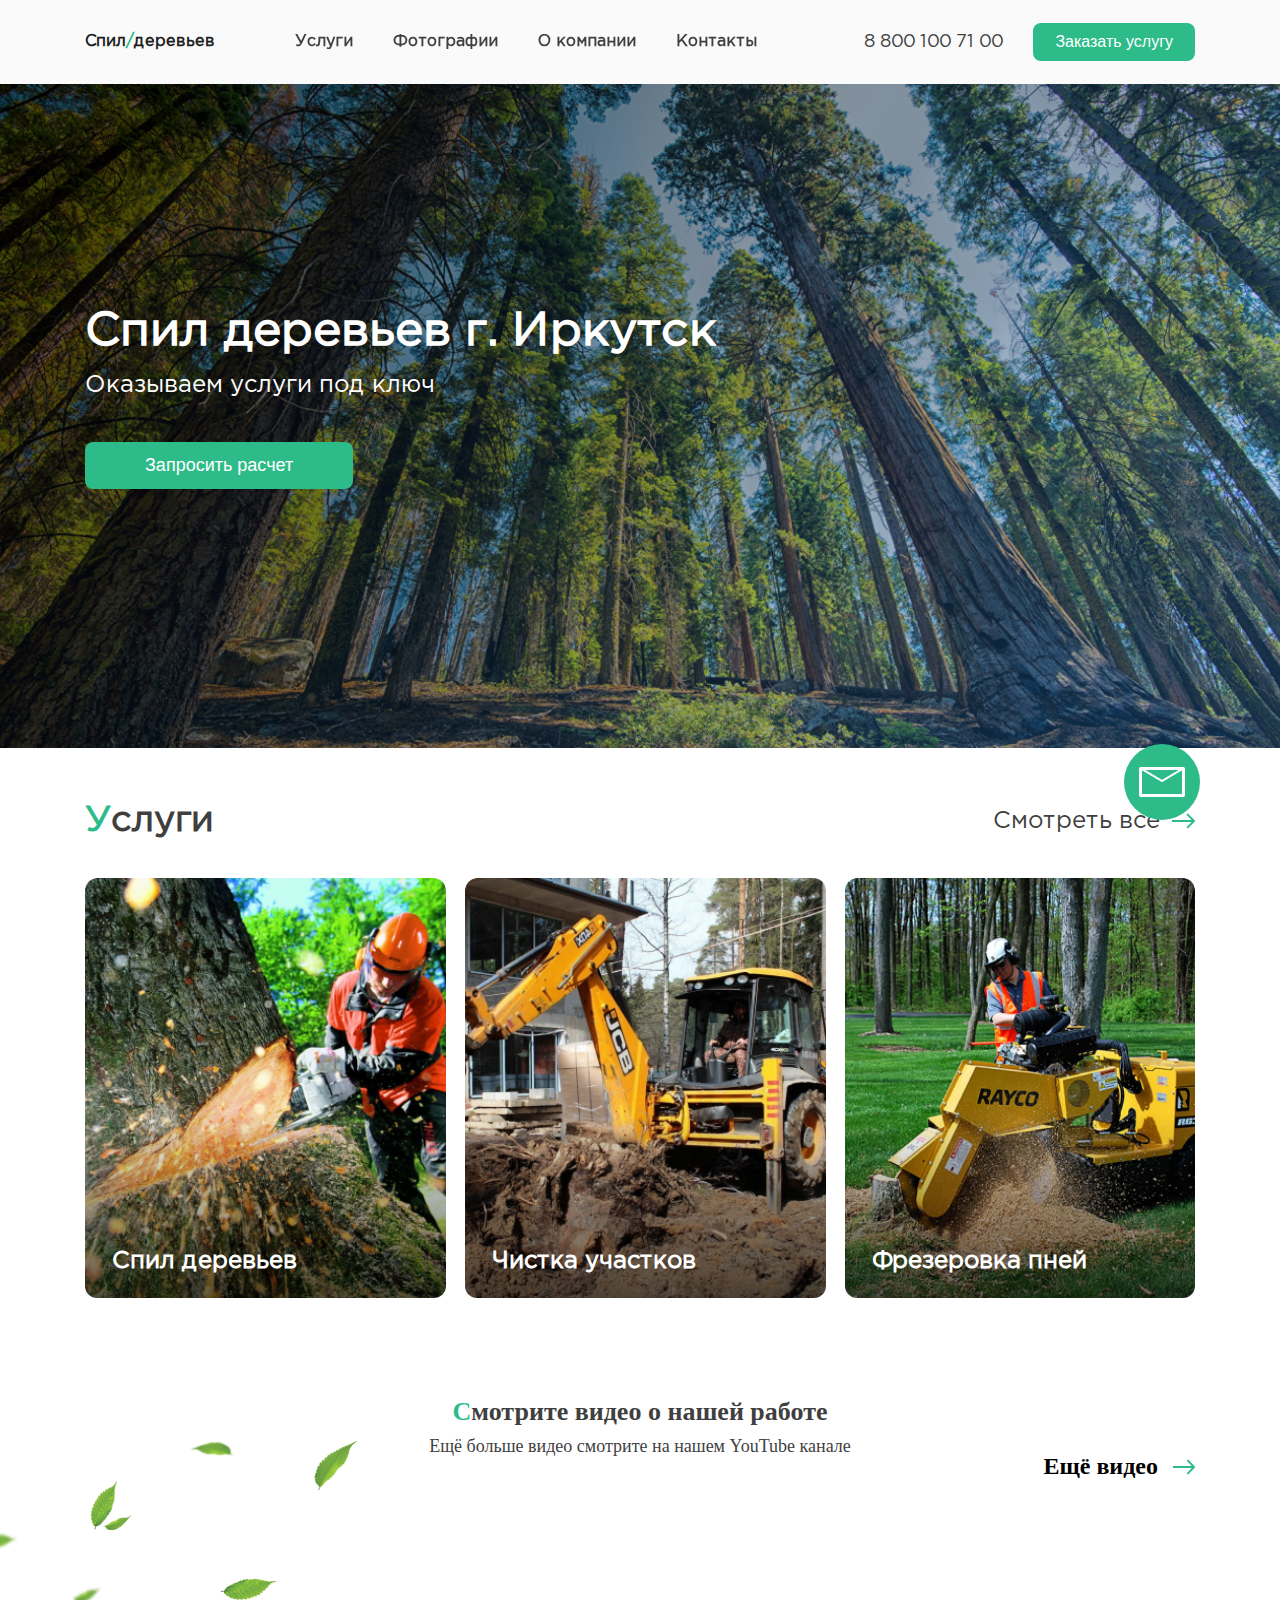
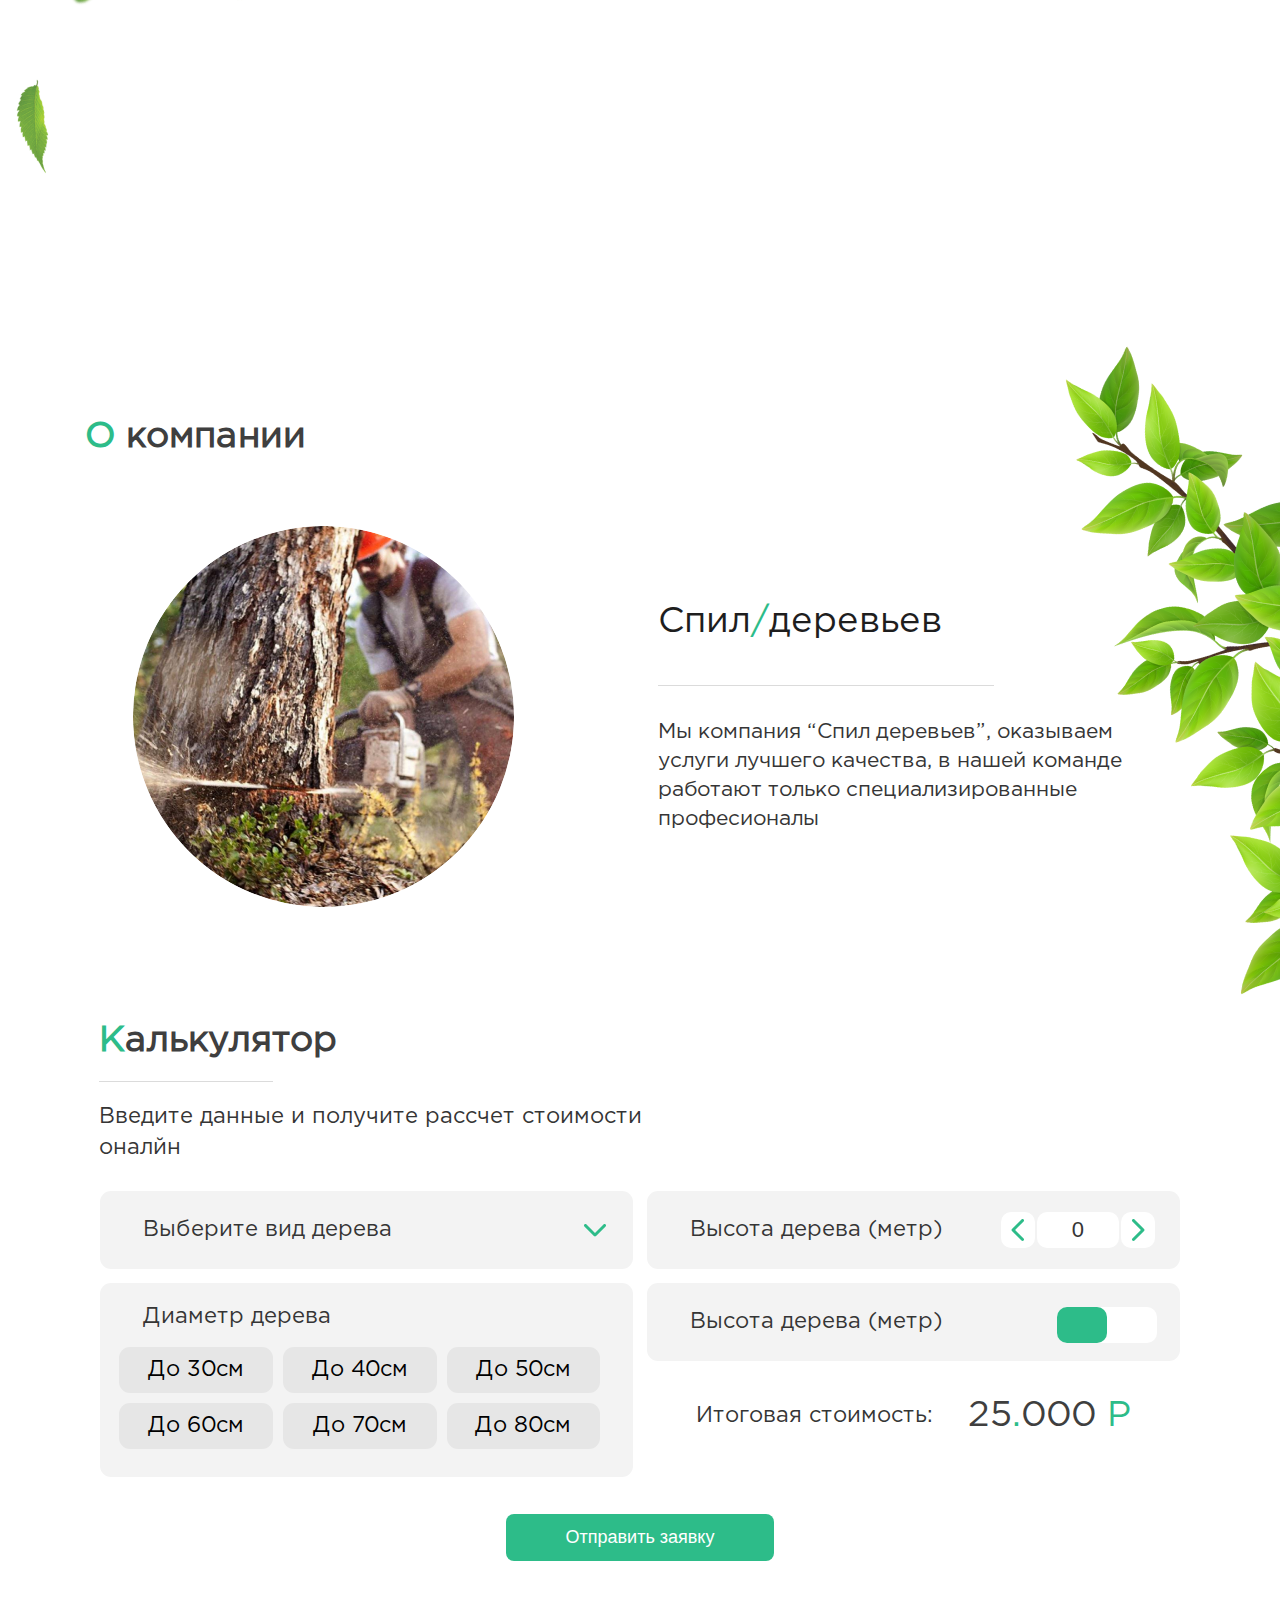
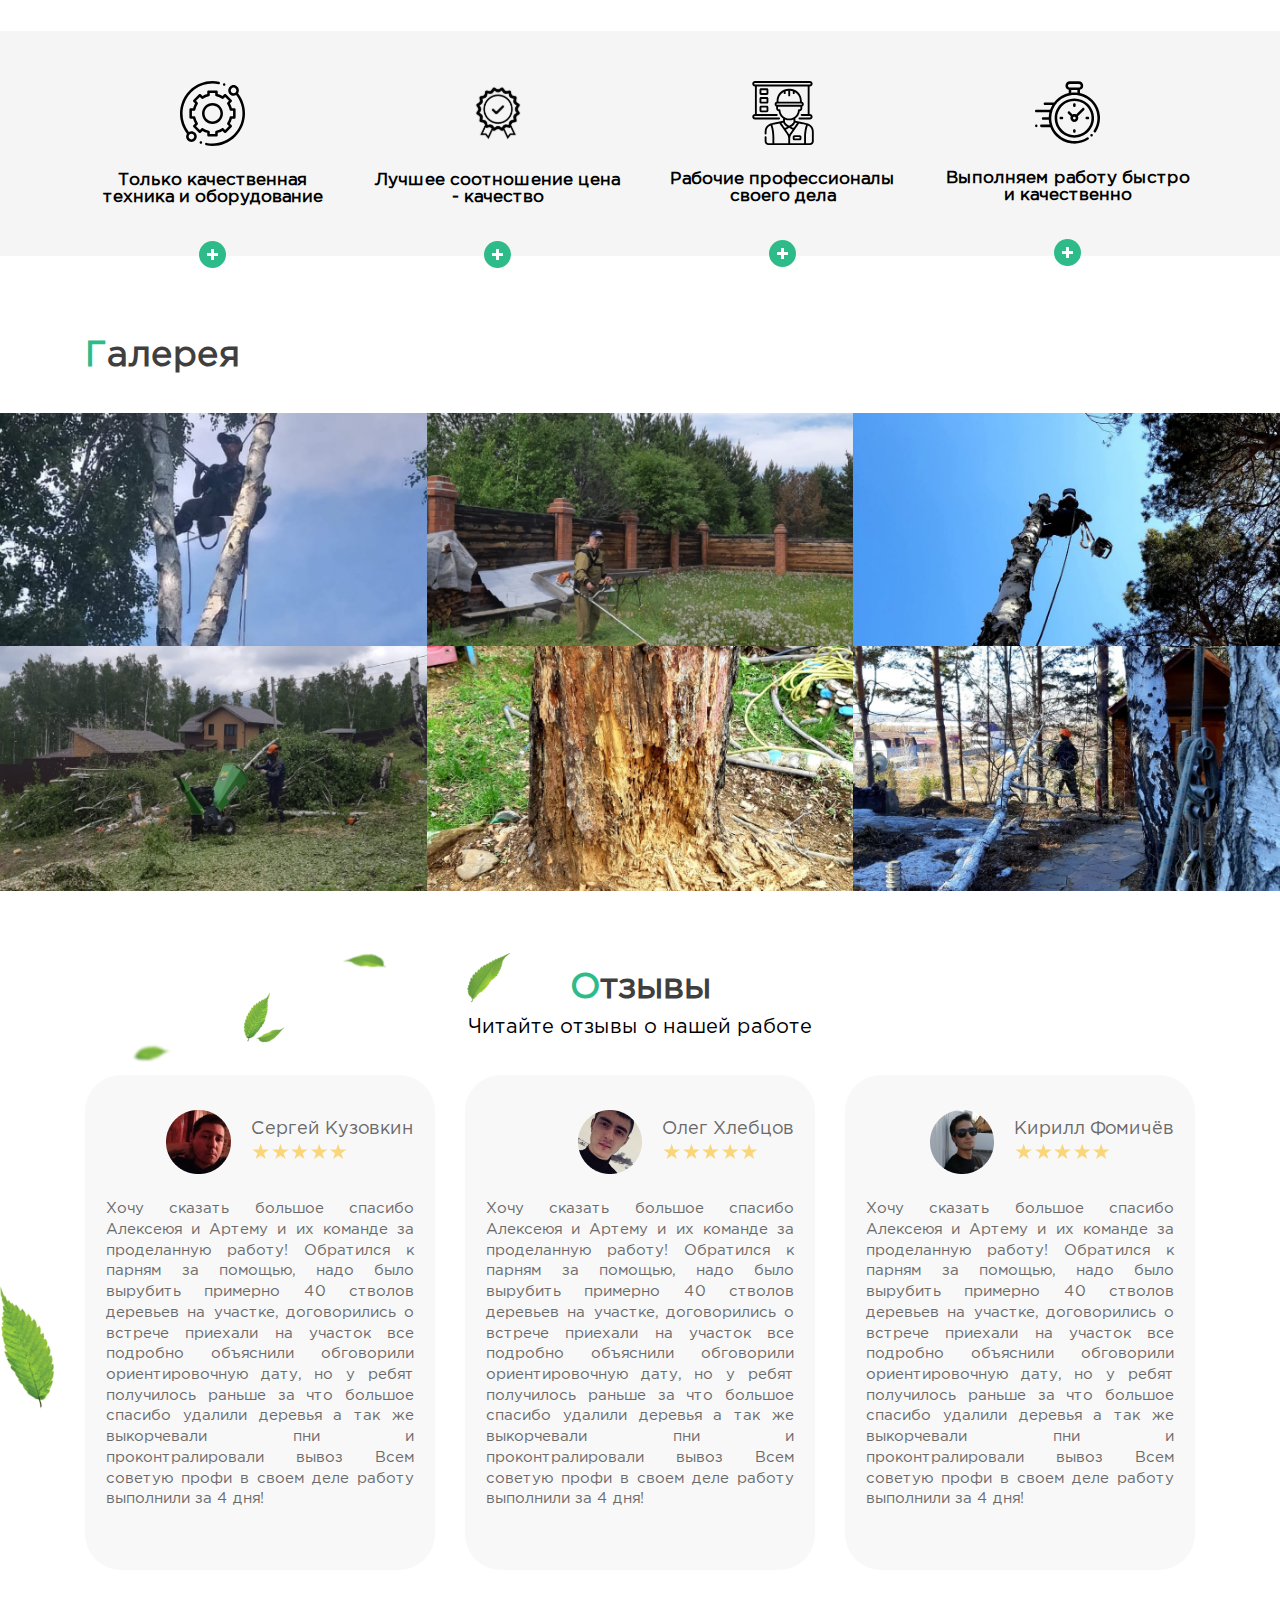
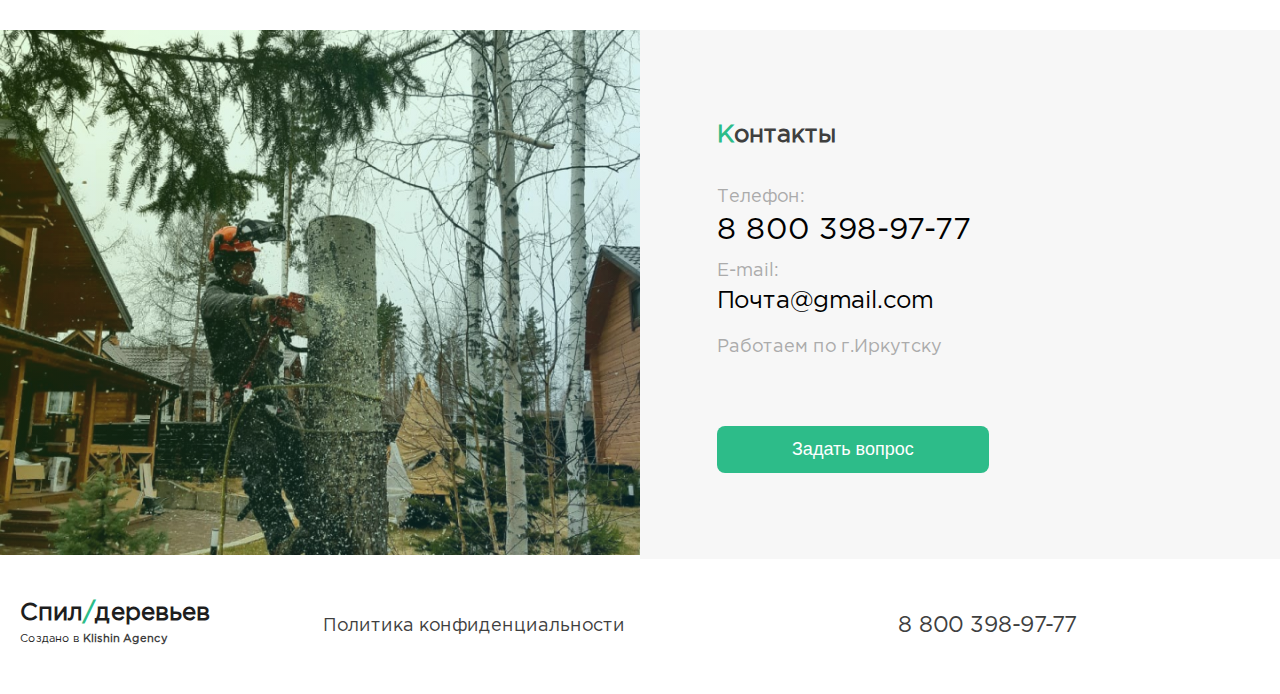
<file: src/index.html>
<!DOCTYPE html>
<html lang="ru">
<head>
    <meta charset="UTF-8">
    <meta name="viewport" content="width=device-width, initial-scale=1.0">
    <title>Спил Деревьев</title>
    <link rel="stylesheet" href="css/bootstrap-grid.min.css">
    <link rel="stylesheet" href="css/nice-select.css">
    <link rel="stylesheet" href="css/swiper-bundle.min.css">
    <link rel="stylesheet" href="css/fancybox.min.css">
    <link rel="stylesheet" href="css/style.css">


</head>


<body>

<a class="link-mail open-popup"><img loading="lazy" src="img/mail-icon.png" alt=""></a>

<header>
    <div class="container">
        <div class="row align-items-center">

            <div class="col-6 col-lg-2">
                <a href="#" class="logo">Спил<span>/</span>деревьев</a>
            </div>


            <div class="col-lg-6 menu">
                <navbar>
                    <li><a href="#services">Услуги</a></li>
                    <li><a href="#photography">Фотографии</a></li>
                    <li><a href="#about-corp">О компании</a></li>
                    <li><a href="#contacts">Контакты</a></li>
                </navbar>
            </div>


            <div class="col-6 col-lg-4">
                <div class="phone-number">
                    <a href="tel:8 800 100 71 00">8 800 100 71 00</a>
                    <button class="open-popup">Заказать услугу</button>
                </div>
            </div>

            <div class="menu-icon__block">
                <div class="menu-icon">
                    <span class="line-1"></span>
                    <span class="line-2"></span>
                    <span class="line-3"></span>
                </div>
            </div>

        </div>
    </div>
</header>


<main>
    <div class="container">
        <div class="row">
            <div class="col-12 col-xl-8">
                <div class="main-block">
                    <h1>Спил деревьев г. Иркутск</h1>
                    <p>Оказываем услуги под ключ</p>
                    <button><a href="#calculator">Запросить расчет</a></button>
                </div>
            </div>
        </div>
    </div>
</main>


<section id="services" class="services">
    <div class="container">

        <div class="df">

            <h2><span>У</span>слуги</h2>

            <a href="services.html">Смотреть все <img loading="lazy" src="img/service/arrow.svg" alt=""></a>
        </div>


        <div class="row justify-content-center">

            <div class="col-md-6 col-lg-4 padding-c pr-1">
                <a href="single.html" class="services-block">
                    <img loading="lazy" src="img/service/service-1.png" alt="">
                    <div class="services-text__container">
                        <div class="services-text">
                            <h3>Спил деревьев</h3>
                            <p>Мы компания “Спил деревьев”, оказываем услуги лучшего качества, в нашей команде работают
                                только специализированные професионалы</p>
                        </div>
                    </div>

                </a>
            </div>

            <div class="col-md-6 col-lg-4 padding-c pr-1">
                <a href="single.html" class="services-block">
                    <img loading="lazy" src="img/service/service-2.png" alt="">
                    <div class="services-text__container">
                        <div class="services-text">
                            <h3>Чистка участков </h3>
                            <p>Мы компания “Спил деревьев”, оказываем услуги лучшего качества, в нашей команде работают
                                только специализированные професионалы</p>
                        </div>
                    </div>
                </a>
            </div>

            <div class="col-md-6 col-lg-4 padding-c">
                <a href="single.html" class="services-block">
                    <img loading="lazy" src="img/service/service-3.png" alt="">
                    <div class="services-text__container">
                        <div class="services-text">
                            <h3>Фрезеровка пней</h3>
                            <p>Мы компания “Спил деревьев”, оказываем услуги лучшего качества, в нашей команде работают
                                только специализированные професионалы</p>
                        </div>
                    </div>
                </a>
            </div>

        </div>
    </div>
</section>


<section class="about-video">
    <div class="container">
        <h2 class="about-video__title"><span>С</span>мотрите видео о нашей работе</h2>
        <p>Ещё больше видео смотрите на нашем YouTube канале</p>
        <div class="about-video__more">
            <span><strong>Ещё видео</strong></span>
            <img src="img/Arrow%205.svg" alt="">
        </div>
        <img loading="lazy" src="img/list'ya.png" alt="" class="listu">
        <div class="about__video--container">
        <!-- <iframe  width="100%" height="405" style="border-radius: 12px; position: center" src="https://www.youtube.com/embed/bl0liZbEjs8" title="YouTube video player"
                frameborder="0"
                allow="accelerometer; autoplay; clipboard-write; encrypted-media; gyroscope; picture-in-picture"
                allowfullscreen>
        </iframe> -->
        
        <iframe width="100%" height="405" style="border-radius: 12px; position: center" src="https://www.youtube.com/embed/93AoiO_5qWY" 
        title="YouTube video player" 
        frameborder="0" 
        allow="accelerometer; autoplay; clipboard-write; encrypted-media; gyroscope; picture-in-picture" 
        allowfullscreen>
    </iframe>

        </div>
    </div>
</section>


<section id="about-corp" class="about-corp">

    <div class="container">
        <h2><span>О</span> компании</h2>
        <div class="row justify-content-center align-items-center">


            <div class="col-12 col-lg-5">
                <img loading="lazy" class="about-img" src="img/man.png" alt="">
            </div>


            <div class="col-12 col-lg-6">

                <div class="about-text">
                    <h3>Спил<span>/</span>деревьев</h3>

                    <hr>

                    <p>
                        Мы компания “Спил деревьев”, оказываем услуги лучшего качества, в нашей команде работают только
                        специализированные професионалы
                    </p>
                </div>

            </div>

        </div>
    </div>

    <img loading="lazy" src="img/leaves.png" alt="" class="leaves">
</section>


<section id="calculator" class="calculator">
    <div class="container">

        <div class="row">

            <div class="col-12 col-lg-7">
                <div class="calculator-text">
                    <h2><span>К</span>алькулятор</h2>

                    <hr>

                    <p>
                        Введите данные и получите рассчет стоимости оналйн
                    </p>
                </div>
            </div>

            <div class="col-lg-12">
                <form class="calculator-form" action="#">

                    <aside>

                        <select name="" id="">
                            <option value="" disabled selected hidden>Выберите вид дерева</option>
                            <option value="0">Береза</option>
                            <option value="0">Сосна</option>
                            <option value="0">Дуб</option>
                            <option value="0">Ясень</option>
                        </select>

                    </aside>

                    <aside>

                        <div class="counter-block">

                            <label for="#">Высота дерева (метр)</label>

                            <div class="counter-input">
                                <div id="count-remove"><img loading="lazy" src="img/arrow-left.svg" alt=""></div>
                                <input value="0" id="count-output">
                                <div id="count-add"><img loading="lazy" src="img/arrow-right.svg" alt=""></div>
                            </div>

                        </div>

                    </aside>


                    <aside>

                        <div class="calc-boxes__container">

                            <label for="#">Диаметр дерева</label>
                            <div class="calc-boxes">
                                <span value="30" class="calc-box">До 30см</span>
                                <span value="40" class="calc-box">До 40см</span>
                                <span value="50" class="calc-box">До 50см</span>
                                <span value="60" class="calc-box">До 60см</span>
                                <span value="70" class="calc-box">До 70см</span>
                                <span value="80" class="calc-box">До 80см</span>
                            </div>

                        </div>

                    </aside>


                    <div class="calc-flex">

                        <aside>
                            <div class="toggle-input__container">
                                <label for="#">Высота дерева (метр)</label>
                                <div class="toggle-input__block">
                                    <input type="checkbox" id="switch"/>
                                    <label for="switch"></label>
                                </div>
                            </div>
                        </aside>


                        <div class="calc-output">
                            <h4>Итоговая стоимость: </h4>

                            <label id="calc-output__text">
                                25<span class="green">.</span>000 <span class="green">Р</span>
                            </label>

                        </div>

                    </div>

                    <button type="submit">Отправить заявку</button>

                </form>
            </div>
        </div>
    </div>
</section>


<section class="features">

    <div class="container">
        <div class="row">
            <div class="col-6 col-lg-3">
                <div class="features-block">
                    <img loading="lazy" src="img/features/features-1.svg" alt="" class="features-img">
                    <p>Только качественная техника и оборудование</p>
                    <img loading="lazy" src="img/features/icon-plus.svg" alt="" class="features-icon">
                </div>
            </div>
            <div class="col-6 col-lg-3">
                <div class="features-block">
                    <img loading="lazy" src="img/features/features-2.svg" alt="" class="features-img">
                    <p>Лучшее соотношение цена - качество</p>
                    <img loading="lazy" src="img/features/icon-plus.svg" alt="" class="features-icon">
                </div>
            </div>
            <div class="col-6 col-lg-3">
                <div class="features-block">
                    <img loading="lazy" src="img/features/features-3.svg" alt="" class="features-img">
                    <p>Рабочие профессионалы своего дела</p>
                    <img loading="lazy" src="img/features/icon-plus.svg" alt="" class="features-icon">
                </div>
            </div>
            <div class="col-6 col-lg-3">
                <div class="features-block">
                    <img loading="lazy" src="img/features/features-4.svg" alt="" class="features-img">
                    <p>Выполняем работу быстро и качественно</p>
                    <img loading="lazy" src="img/features/icon-plus.svg" alt="" class="features-icon">
                </div>
            </div>
        </div>
    </div>

</section>


<section id="photography" class="gallery">

    <div class="container">
        <h2><span>Г</span>алерея</h2>
    </div>

    <div class="container-fluid">
        <div class="row">

            <div class="col-6 col-lg-4 p-0">
                <img loading="lazy" href="img/gallery/gallery-1.png" data-fancybox="gallery" data-caption="Caption #1"
                     src="img/gallery/gallery-1.png" alt="">
            </div>

            <div class="col-6 col-lg-4 p-0">
                <img loading="lazy" href="img/gallery/gallery-2.png" data-fancybox="gallery" data-caption="Caption #2"
                     src="img/gallery/gallery-2.png" alt="">
            </div>

            <div class="col-6 col-lg-4 p-0">
                <img loading="lazy" href="img/gallery/gallery-3.png" data-fancybox="gallery" data-caption="Caption #3"
                     src="img/gallery/gallery-3.png" alt="">
            </div>

            <div class="col-6 col-lg-4 p-0">
                <img loading="lazy" href="img/gallery/gallery-4.png" data-fancybox="gallery" data-caption="Caption #4"
                     src="img/gallery/gallery-4.png" alt="">
            </div>

            <div class="col-6 col-lg-4 p-0">
                <img loading="lazy" href="img/gallery/gallery-5.png" data-fancybox="gallery" data-caption="Caption #5"
                     src="img/gallery/gallery-5.png" alt="">
            </div>

            <div class="col-6 col-lg-4 p-0">
                <img loading="lazy" href="img/gallery/gallery-6.png" data-fancybox="gallery" data-caption="Caption #6"
                     src="img/gallery/gallery-6.png" alt="">
            </div>

        </div>
    </div>
</section>


<section class="reviews">
    <img loading="lazy" src="img/reviews/leaves.png" alt="" class="reviews-leaves">
    <div class="container">
        <div class="reviews-title">
            <h2><span>О</span>тзывы</h2>
            <p>Читайте отзывы о нашей работе</p>
        </div>

        <div class="row">

            <div class="col-12">

                <div class="reviews-slider">
                    <div class="swiper-wrapper">

                        <div class="swiper-slide">
                            <div class="reviews-block">
                                <div class="reviews-about__author">
                                    <img loading="lazy" src="img/reviews/author-1.png" alt="">
                                    <div class="reviews-text">
                                        <h4>Сергей Кузовкин</h4>
                                        <img loading="lazy" src="img/reviews/star.svg" alt="" class="star">
                                    </div>
                                </div>
                                <p class="reviews-description">
                                    Хочу сказать большое спасибо Алексеюя и Артему и их команде за проделанную работу!
                                    Обратился к парням за помощью, надо было вырубить примерно 40 стволов деревьев на
                                    участке, договорились о встрече приехали на участок все подробно объяснили
                                    обговорили ориентировочную дату, но у ребят получилось раньше за что большое спасибо
                                    удалили деревья а так же выкорчевали пни и проконтралировали вывоз Всем советую
                                    профи в своем деле
                                    работу выполнили за 4 дня!</p>
                            </div>
                        </div>

                        <div class="swiper-slide">
                            <div class="reviews-block">
                                <div class="reviews-about__author">
                                    <img loading="lazy" src="img/reviews/author-2.png" alt="">
                                    <div class="reviews-text">
                                        <h4>Олег Хлебцов</h4>
                                        <img loading="lazy" src="img/reviews/star.svg" alt="" class="star">
                                    </div>
                                </div>
                                <p class="reviews-description">
                                    Хочу сказать большое спасибо Алексеюя и Артему и их команде за проделанную работу!
                                    Обратился к парням за помощью, надо было вырубить примерно 40 стволов деревьев на
                                    участке, договорились о встрече приехали на участок все подробно объяснили
                                    обговорили ориентировочную дату, но у ребят получилось раньше за что большое спасибо
                                    удалили деревья а так же выкорчевали пни и проконтралировали вывоз Всем советую
                                    профи в своем деле
                                    работу выполнили за 4 дня!</p>
                            </div>
                        </div>

                        <div class="swiper-slide">
                            <div class="reviews-block">
                                <div class="reviews-about__author">
                                    <img loading="lazy" src="img/reviews/author-3.png" alt="">
                                    <div class="reviews-text">
                                        <h4>Кирилл Фомичёв</h4>
                                        <img loading="lazy" src="img/reviews/star.svg" alt="" class="star">
                                    </div>
                                </div>
                                <p class="reviews-description">
                                    Хочу сказать большое спасибо Алексеюя и Артему и их команде за проделанную работу!
                                    Обратился к парням за помощью, надо было вырубить примерно 40 стволов деревьев на
                                    участке, договорились о встрече приехали на участок все подробно объяснили
                                    обговорили ориентировочную дату, но у ребят получилось раньше за что большое спасибо
                                    удалили деревья а так же выкорчевали пни и проконтралировали вывоз Всем советую
                                    профи в своем деле
                                    работу выполнили за 4 дня!
                                </p>
                            </div>
                        </div>

                    </div>
                </div>

            </div>

        </div>
    </div>
</section>


<section id="contacts" class="contacts">
    <div class="container-fluid">
        <div class="row">
            <div class="col-12 col-lg-6 p-0">
                <div class="contacts-overlay">
                    <img loading="lazy" src="img/contacts/bg.png" alt="">
                </div>
            </div>


            <div class="col-12 col-lg-6 p-0">
                <div class="contacts-blocks">
                    <h2><span>К</span>онтакты</h2>

                    <div class="contacts-block">
                        <h5>Телефон:</h5>
                        <a href="tel:8 800 398-97-77">8 800 398-97-77</a>
                    </div>
                    <div class="contacts-block">
                        <h5>E-mail:</h5>
                        <a href="">Почта@gmail.com</a>
                    </div>
                    <address>Работаем по г.Иркутску</address>
                    <button class="open-popup">Задать вопрос</button>
                    <img loading="lazy" src="img/contacts/leaves.png" alt="" class="contacts-leaves">
                </div>
            </div>
        </div>

    </div>
</section>


<footer class="mobile-none">
    <div class="container">
        <div class="row justify-content-between align-items-center">
            <div class="col-12 col-md-6 col-lg-6">
                <div class="footer-blocks">
                    <div class="logo">
                        <a href="#" class="logo-link">Спил<span class="green">/</span>деревьев</a>
                        <p>Создано в<a href=""> Klishin Agency</a></p>
                    </div>
                    <a href="#" class="privacy">Политика конфиденциальности</a>
                </div>
            </div>


            <div class="col-12 col-md-6 col-lg-6">
                <div class="footer-block">
                    <a href="tel:8 800 398-97-77" class="phone-number">8 800 398-97-77</a>
                    <div class="social-links">
                        <a href="#"><img loading="lazy" src="img/instagramm-icon.svg" alt=""></a>
                        <a href="#"><img loading="lazy" src="img/vk-icon.svg" alt=""></a>
                        <a href="#"><img loading="lazy" src="img/telegram-icon.svg" alt=""></a>
                        <a href="#"><img loading="lazy" src="img/whatsapp.svg" alt=""></a>
                    </div>
                </div>
            </div>
        </div>
    </div>
</footer>


<footer class="pc-none">
    <div class="container">
        <div class="footer-blocks">


            <div class="footer-block">
                <div class="logo">
                    <a href="#" class="logo-link">Спил<span class="green">/</span>деревьев</a>
                </div>

            </div>

            <div class="footer-block">
                <a href="tel:8 800 398-97-77" class="phone-number">8 800 398-97-77</a>
            </div>

            <div class="footer-block">
                <a href="#" class="privacy">Политика конфиденциальности</a>
            </div>

            <div class="footer-block">
                <div class="social-links">
                    <a href="#"><img loading="lazy" src="img/instagramm-icon.svg" alt=""></a>
                    <a href="#"><img loading="lazy" src="img/vk-icon.svg" alt=""></a>
                    <a href="#"><img loading="lazy" src="img/telegram-icon.svg" alt=""></a>
                    <a href="#"><img loading="lazy" src="img/whatsapp.svg" alt=""></a>
                </div>
            </div>

            <div class="footer-block">
                <p>Создано в<a href=""> Klishin Agency</a></p>
            </div>


        </div>
    </div>
</footer>


<div class="modal">
    <div class="modal-overlay">

        <div class="modal-form">

            <h5>Оставь заявку</h5>

            <p>В течении для мы свяжемся с Вами</p>
            <img loading="lazy" loading="lazy" class="close-modal" src="img/exit-btn.svg" alt="">

            <form action="#">

                <input type="name" placeholder="Ф.И.О">
                <input class="tel" type="tel" placeholder="+ 7 (000) 000-00-00">

                <button type="submit">оставить заявку</button>

            </form>

            <label class="privacy-label">Отправляя заявку вы соглашаетесь с <a href="#">политикой <br>
                конфиденциальности</a> сайта</label>

        </div>

    </div>
</div>


<script src="js/jquery.min.js"></script>
<script src="js/jquery.nice-select.min.js"></script>
<script src="js/swiper-bundle.min.js"></script>
<script src="js/jquery-maskedinput.js"></script>
<script src="js/fancybox.min.js"></script>
<script src="js/main.js"></script>
</body>


</html>
</file>
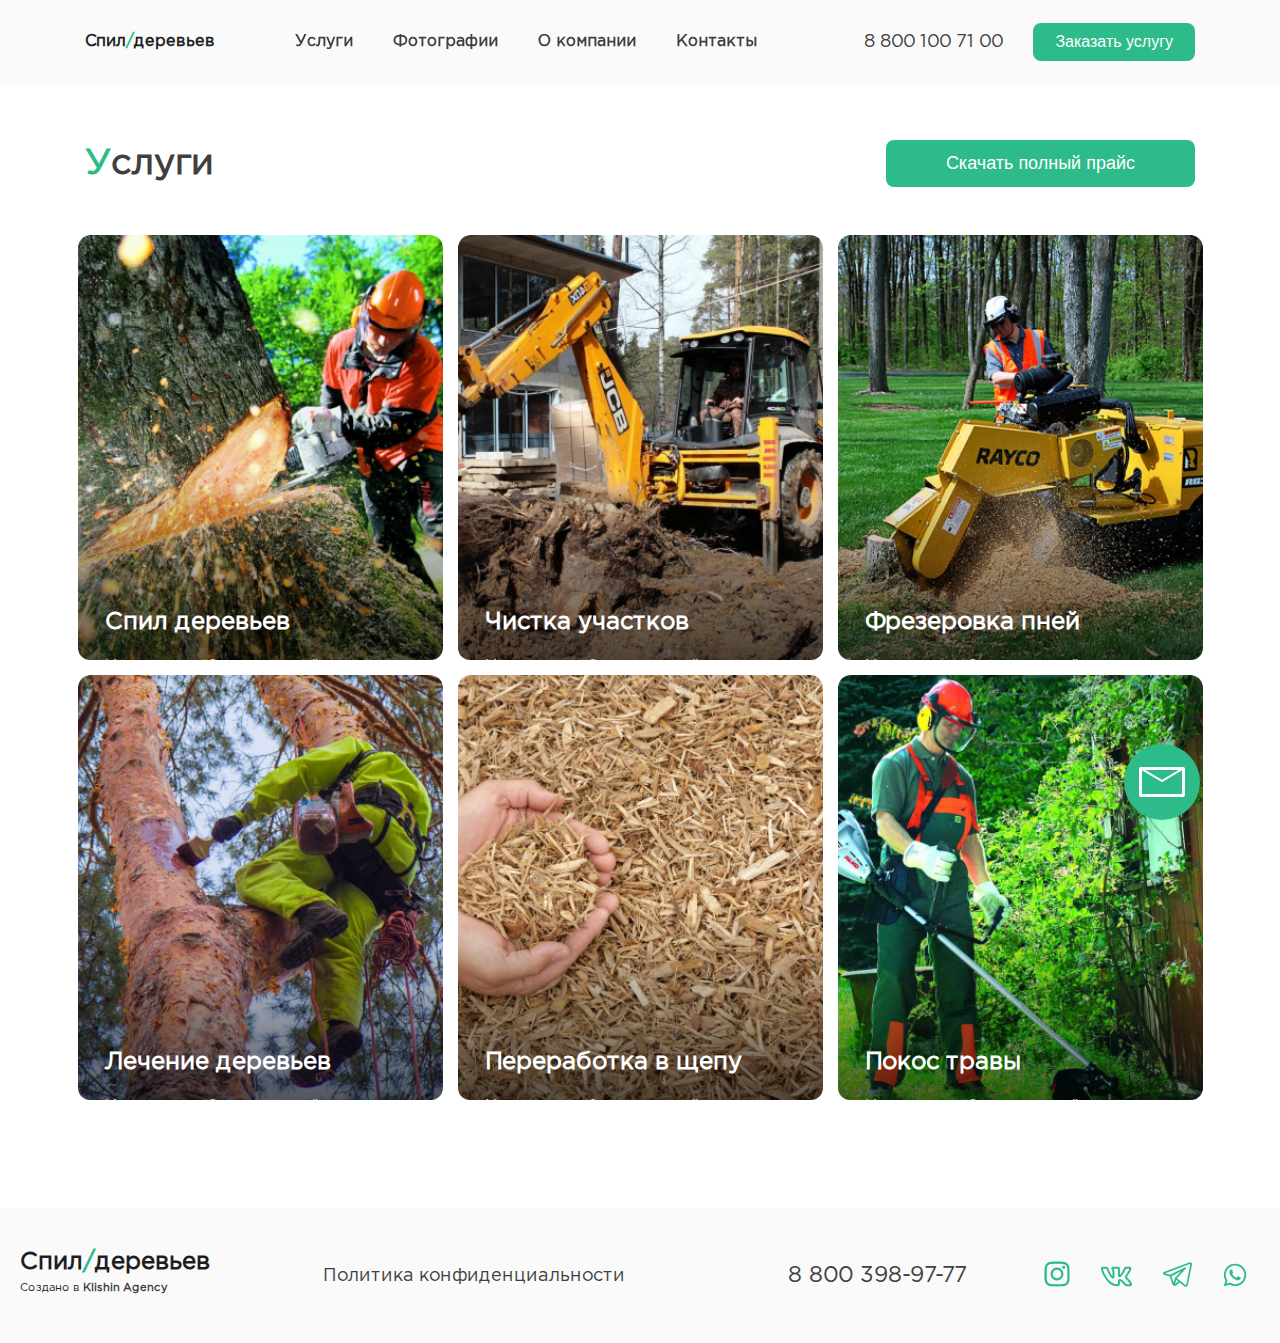
<file: src/services.html>
<!DOCTYPE html>
<html lang="ru">
<head>
	<meta charset="UTF-8">
	<meta name="viewport" content="width=device-width, initial-scale=1.0">
	<title>Спил Деревьев</title>
	<link rel="stylesheet" href="css/bootstrap-grid.min.css">
	<link rel="stylesheet" href="css/services.css">



</head>


<body>


<a class="link-mail open-popup"><img loading="lazy" src="img/mail-icon.png" alt=""></a>
	
	<header>
		<div class="container">
			<div class="row align-items-center">

				<div class="col-6 col-lg-2">
					<a href="#" class="logo">Спил<span>/</span>деревьев</a>
				</div>


				<div class="col-lg-6 menu">
					<navbar>
						<li><a href="#services">Услуги</a></li>
						<li><a href="#gallery">Фотографии</a></li>
						<li><a href="#about-corp">О компании</a></li>
						<li><a href="#contacts">Контакты</a></li>
					</navbar>
				</div>


				<div class="col-6 col-lg-4">
					<div class="phone-number">
						<a href="tel:8 800 100 71 00">8 800 100 71 00</a>
						<button class="open-popup">Заказать услугу</button>
					</div>
				</div>

				<div class="menu-icon__block">
					<div class="menu-icon">
						<span class="line-1"></span>
						<span class="line-2"></span>
						<span class="line-3"></span>
					</div>
				</div>

			</div>
		</div>
	</header>



	<section class="services">
		<div class="container">

			<div class="df">
				
				<h2><span>У</span>слуги</h2>

				<a href="#"><button>Скачать полный прайс</button></a>
			</div>



			<div class="row">

				<div class="col-md-6 col-lg-4 p-15" >
					<a href="#" class="services-block">
						<img loading="lazy" src="img/service/service-1.png" alt="">
						<div class="services-text__container">
							<div class="services-text">
								<h3>Спил деревьев</h3>
								<p>Мы компания “Спил деревьев”, оказываем услуги лучшего качества, в нашей команде работают только специализированные професионалы</p>
							</div>
						</div>

					</a>
				</div>

				<div class="col-md-6 col-lg-4 p-15">
					<a href="#" class="services-block">
						<img loading="lazy" src="img/service/service-2.png" alt="">
						<div class="services-text__container">
							<div class="services-text">
								<h3>Чистка участков </h3>
								<p>Мы компания “Спил деревьев”, оказываем услуги лучшего качества, в нашей команде работают только специализированные професионалы</p>
							</div>
						</div>
					</a>
				</div>

				<div class="col-md-6 col-lg-4 p-15">
					<a href="#" class="services-block">
						<img loading="lazy" src="img/service/service-3.png" alt="">
						<div class="services-text__container">
							<div class="services-text">
								<h3>Фрезеровка пней</h3>
								<p>Мы компания “Спил деревьев”, оказываем услуги лучшего качества, в нашей команде работают только специализированные професионалы</p>
							</div>
						</div>
					</a>
				</div>


					<div class="col-md-6 col-lg-4 p-15">
					<a href="#" class="services-block">
						<img loading="lazy" src="img/service/service-4.png" alt="">
						<div class="services-text__container">
							<div class="services-text">
								<h3>Лечение деревьев</h3>
								<p>Мы компания “Спил деревьев”, оказываем услуги лучшего качества, в нашей команде работают только специализированные професионалы</p>
							</div>
						</div>
					</a>
				</div>

					<div class="col-md-6 col-lg-4 p-15">
					<a href="#" class="services-block">
						<img loading="lazy" src="img/service/service-5.png" alt="">
						<div class="services-text__container">
							<div class="services-text">
								<h3>Переработка в щепу</h3>
								<p>Мы компания “Спил деревьев”, оказываем услуги лучшего качества, в нашей команде работают только специализированные професионалы</p>
							</div>
						</div>
					</a>
				</div>

					<div class="col-md-6 col-lg-4 p-15">
					<a href="#" class="services-block">
						<img loading="lazy" src="img/service/service-6.png" alt="">
						<div class="services-text__container">
							<div class="services-text">
								<h3>Покос травы</h3>
								<p>Мы компания “Спил деревьев”, оказываем услуги лучшего качества, в нашей команде работают только специализированные професионалы</p>
							</div>
						</div>
					</a>
				</div>
				
			</div>
		</div>
	</section>




<footer class="mobile-none">
		<div class="container">
			<div class="row justify-content-between align-items-center">
				<div class="col-12 col-md-6 col-lg-6">
					<div class="footer-blocks">
						<div class="logo">
							<a href="#" class="logo-link">Спил<span class="green">/</span>деревьев</a>
							<p>Создано в<a href=""> Klishin Agency</a></p>
						</div>
						<a href="#" class="privacy">Политика конфиденциальности</a>
					</div>
				</div>


				<div class="col-12 col-md-6 col-lg-6">
					<div class="footer-block">
						<a href="tel:8 800 398-97-77" class="phone-number">8 800 398-97-77</a>
						<div class="social-links">
							<a href="#"><img loading="lazy" src="img/instagramm-icon.svg" alt=""></a>
							<a href="#"><img loading="lazy" src="img/vk-icon.svg" alt=""></a>
							<a href="#"><img loading="lazy" src="img/telegram-icon.svg" alt=""></a>
							<a href="#"><img loading="lazy" src="img/whatsapp.svg" alt=""></a>
						</div>
					</div>
				</div>
			</div>
		</div>
	</footer>



	<footer class="pc-none">
		<div class="container">
			<div class="footer-blocks">


				<div class="footer-block">
					<div class="logo">
						<a href="#" class="logo-link">Спил<span class="green">/</span>деревьев</a>
					</div>

				</div>

				<div class="footer-block">
					<a href="tel:8 800 398-97-77" class="phone-number">8 800 398-97-77</a>
				</div>

				<div class="footer-block">
					<a href="#" class="privacy">Политика конфиденциальности</a>
				</div>

				<div class="footer-block">
					<div class="social-links">
						<a href="#"><img loading="lazy" src="img/instagramm-icon.svg" alt=""></a>
						<a href="#"><img loading="lazy" src="img/vk-icon.svg" alt=""></a>
						<a href="#"><img loading="lazy" src="img/telegram-icon.svg" alt=""></a>
						<a href="#"><img loading="lazy" src="img/whatsapp.svg" alt=""></a>
					</div>
				</div>

				<div class="footer-block">
					<p>Создано в<a href=""> Klishin Agency</a></p>
				</div>
				

			</div>
		</div>
	</footer>




	<div class="modal">
		<div class="modal-overlay">

			<div class="modal-form">

				<h5>Оставь заявку</h5>

				<p>В течении для мы свяжемся с Вами</p>
				<img loading="lazy" loading="lazy"  class="close-modal" src="img/exit-btn.svg" alt="">

				<form action="#">

					<input type="name" placeholder="Ф.И.О">
					<input class="tel" type="tel" placeholder="+ 7 (000) 000-00-00">

					<button type="submit">оставить заявку</button>

				</form>

				<label class="privacy-label">Отправляя заявку вы соглашаетесь с <a href="#">политикой <br>
				конфиденциальности</a> сайта</label>

				</div>

			</div>
		</div>




	<script src="js/jquery.min.js"></script>
	<script src="js/jquery-maskedinput.js"></script>
	<script src="js/services.js"></script>
</body>


</html>
</file>
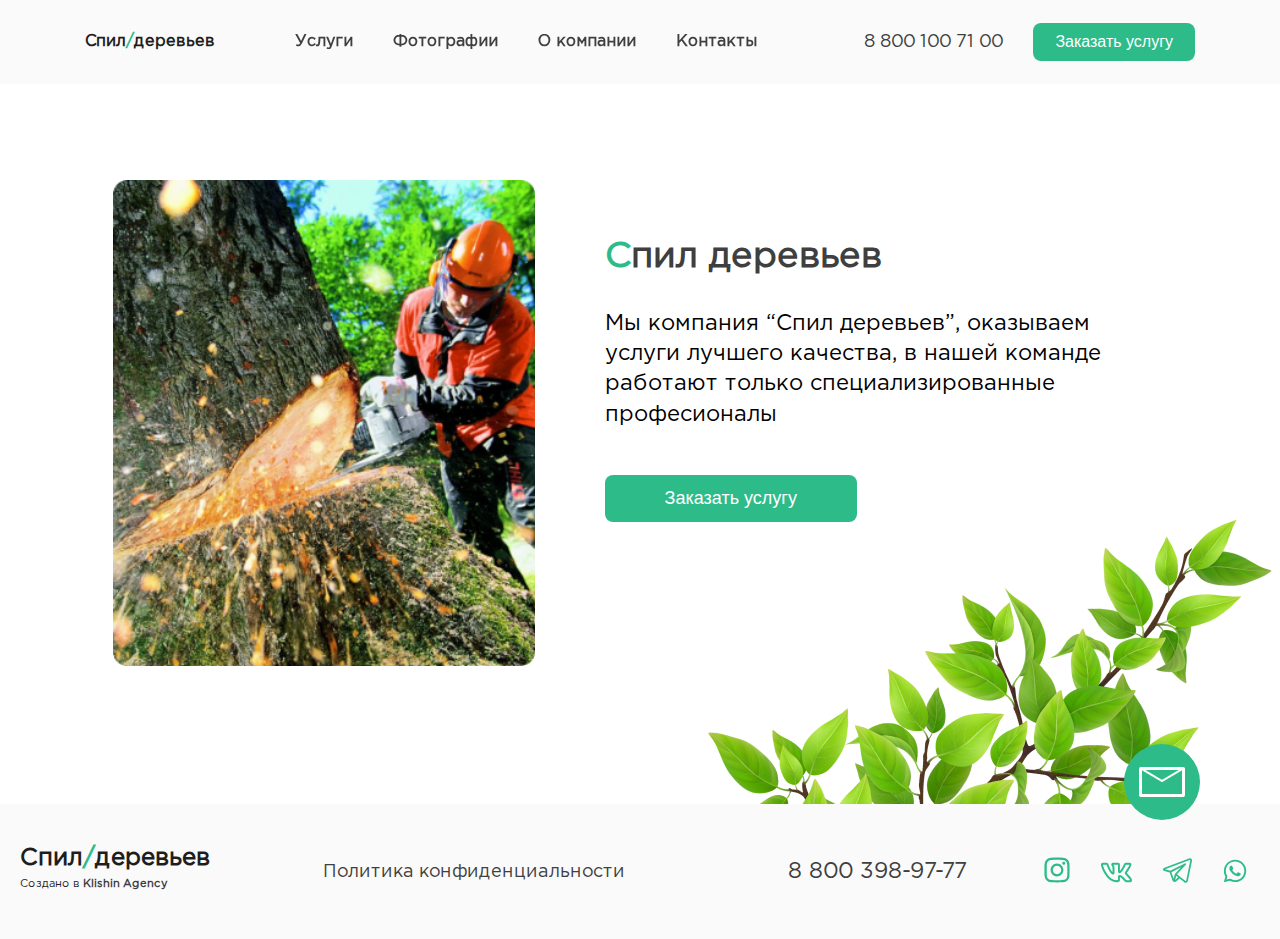
<file: src/single.html>
<!DOCTYPE html>
<html lang="ru">
<head>
	<meta charset="UTF-8">
	<meta name="viewport" content="width=device-width, initial-scale=1.0">
	<title>Спил Деревьев</title>

	<link rel="stylesheet" href="css/bootstrap-grid.min.css">
	<link rel="stylesheet" href="css/single.css">



</head>


<body>


	<a class="link-mail open-popup"><img loading="lazy" src="img/mail-icon.png" alt=""></a>
	
	<header>
		<div class="container">
			<div class="row align-items-center">

				<div class="col-6 col-lg-2">
					<a href="#" class="logo">Спил<span>/</span>деревьев</a>
				</div>


				<div class="col-lg-6 menu">
					<navbar>
						<li><a href="#services">Услуги</a></li>
						<li><a href="#gallery">Фотографии</a></li>
						<li><a href="#about-corp">О компании</a></li>
						<li><a href="#contacts">Контакты</a></li>
					</navbar>
				</div>


				<div class="col-6 col-lg-4">
					<div class="phone-number">
						<a href="tel:8 800 100 71 00">8 800 100 71 00</a>
						<button class="open-popup">Заказать услугу</button>
					</div>
				</div>

				<div class="menu-icon__block">
					<div class="menu-icon">
						<span class="line-1"></span>
						<span class="line-2"></span>
						<span class="line-3"></span>
					</div>
				</div>

			</div>
		</div>
	</header>


	<section class="page">
		<div class="container">
			<div class="row">
				<div class="col-12 col-lg-5">

					<div class="page-img">
						<img loading="lazy" src="img/service/service-1.png" alt="">
					</div>

				</div>

				<div class="col-12 col-lg-7">

					<div class="page-block">
						<h2><span>C</span>пил деревьев</h2>

						<p>Мы компания “Спил деревьев”, оказываем услуги лучшего качества, в нашей команде работают только специализированные професионалы</p>
						<button class="open-popup">Заказать услугу</button>
					</div>

				</div>

			</div>
		</div>

		<img loading="lazy" src="img/single-leaves.png" alt="" class="leaves">
	</section>



<footer class="mobile-none">
		<div class="container">
			<div class="row justify-content-between align-items-center">
				<div class="col-12 col-md-6 col-lg-6">
					<div class="footer-blocks">
						<div class="logo">
							<a href="#" class="logo-link">Спил<span class="green">/</span>деревьев</a>
							<p>Создано в<a href=""> Klishin Agency</a></p>
						</div>
						<a href="#" class="privacy">Политика конфиденциальности</a>
					</div>
				</div>


				<div class="col-12 col-md-6 col-lg-6">
					<div class="footer-block">
						<a href="tel:8 800 398-97-77" class="phone-number">8 800 398-97-77</a>
						<div class="social-links">
							<a href="#"><img loading="lazy" src="img/instagramm-icon.svg" alt=""></a>
							<a href="#"><img loading="lazy" src="img/vk-icon.svg" alt=""></a>
							<a href="#"><img loading="lazy" src="img/telegram-icon.svg" alt=""></a>
							<a href="#"><img loading="lazy" src="img/whatsapp.svg" alt=""></a>
						</div>
					</div>
				</div>
			</div>
		</div>
	</footer>



	<footer class="pc-none">
		<div class="container">
			<div class="footer-blocks">


				<div class="footer-block">
					<div class="logo">
						<a href="#" class="logo-link">Спил<span class="green">/</span>деревьев</a>
					</div>

				</div>

				<div class="footer-block">
					<a href="tel:8 800 398-97-77" class="phone-number">8 800 398-97-77</a>
				</div>

				<div class="footer-block">
					<a href="#" class="privacy">Политика конфиденциальности</a>
				</div>

				<div class="footer-block">
					<div class="social-links">
						<a href="#"><img loading="lazy" src="img/instagramm-icon.svg" alt=""></a>
						<a href="#"><img loading="lazy" src="img/vk-icon.svg" alt=""></a>
						<a href="#"><img loading="lazy" src="img/telegram-icon.svg" alt=""></a>
						<a href="#"><img loading="lazy" src="img/whatsapp.svg" alt=""></a>
					</div>
				</div>

				<div class="footer-block">
					<p>Создано в<a href=""> Klishin Agency</a></p>
				</div>
				

			</div>
		</div>
	</footer>



	<div class="modal">
		<div class="modal-overlay">

			<div class="modal-form">

				<h5>Оставь заявку</h5>

				<p>В течении для мы свяжемся с Вами</p>
				<img loading="lazy" loading="lazy"  class="close-modal" src="img/exit-btn.svg" alt="">

				<form action="#">

					<input type="name" placeholder="Ф.И.О">
					<input class="tel" type="tel" placeholder="+ 7 (000) 000-00-00">

					<button type="submit">оставить заявку</button>

				</form>

				<label class="privacy-label">Отправляя заявку вы соглашаетесь с <a href="#">политикой <br>
				конфиденциальности</a> сайта</label>

			</div>

		</div>
	</div>


	<script src="js/jquery.min.js"></script>
	<script src="js/jquery-maskedinput.js"></script>
	<script src="js/single.js"></script>
</body>


</html>
</file>
<file: src/css/nice-select.css>
.nice-select {
    -webkit-tap-highlight-color: transparent;
    border: 0;
    font-size: 22px;
   color: #353535;
    box-sizing: border-box;
    clear: both;
    cursor: pointer;
    float: left;
    font-family: inherit;
    height: auto;
    outline: 0;
    font-weight: 300;
    padding: 23px 57px 23px 43px;
    position: relative;
    text-align: left !important;
    -webkit-transition: all 0.2s ease-in-out;
    transition: all 0.2s ease-in-out;
    -webkit-user-select: none;
    -moz-user-select: none;
    -ms-user-select: none;
    user-select: none;
    white-space: nowrap;
    width: 100%;
    position: relative;
    display: flex;
    align-items: center;
}


.nice-select.open,
.nice-select:active,
.nice-select:focus {
    border-color: #999;
}
.nice-select:after {
    background: url(../img/arrow-down.svg) no-repeat;
    content: "";
    display: block;
    height: 14px;
    pointer-events: none;
    position: absolute;
    right: 25px;
   top: auto;
/*     -webkit-transform-origin: 66% 66%;
    -ms-transform-origin: 66% 66%;
    transform-origin: 66% 66%; */
    -webkit-transition: all 0.15s ease-in-out;
    transition: all 0.15s ease-in-out;
    width: 25px;
    z-index: 99;
}
.nice-select.open:after {
    -webkit-transform: rotate(-180deg);
    -ms-transform: rotate(-180deg);
    transform: rotate(-180deg);
    top: auto;
    right: 25px;
}
.nice-select.open .list {
    opacity: 1;
    width: 100%;
    background: #F3F3F3;
    pointer-events: auto;
    -webkit-transform: scale(1) translateY(0);
    -ms-transform: scale(1) translateY(0);
    transform: scale(1) translateY(0);
}
.nice-select.disabled {
    border-color: #ededed;
    color: #999;
    pointer-events: none;
}
.nice-select.disabled:after {
    border-color: #ccc;
}
.nice-select.wide {
    width: 100%;
}
.nice-select.wide .list {
    left: 0 !important;
    right: 0 !important;
}
.nice-select.right {
    float: right;
}
.nice-select.right .list {
    left: auto;
    right: 0;
}
.nice-select.small {
    font-size: 15px;
    height: 36px;
    line-height: 34px;
}
.nice-select.small:after {
    height: 4px;
    width: 4px;
}
.nice-select.small .option {
    line-height: 34px;
    min-height: 34px;
}
.nice-select .list {
    background-color: #fff;
    border-radius: 11px;
    box-shadow: 0 0 0 1px rgba(68, 68, 68, 0.11);
    box-sizing: border-box;
    opacity: 0;
    overflow: hidden;
    padding: 0;
    pointer-events: none;
    position: absolute;
      top: -7px;
    left: 0;
    -webkit-transform-origin: 50% 0;
    -ms-transform-origin: 50% 0;
    transform-origin: 50% 0;
    -webkit-transform: scale(0.75) translateY(-21px);
    -ms-transform: scale(0.75) translateY(-21px);
    transform: scale(0.75) translateY(-21px);
    -webkit-transition: all 0.2s cubic-bezier(0.5, 0, 0, 1.25), opacity 0.15s ease-out;
    transition: all 0.2s cubic-bezier(0.5, 0, 0, 1.25), opacity 0.15s ease-out;
    z-index: 9;
}
.nice-select .list:hover .option:not(:hover) {
    background-color: transparent !important;
}
.nice-select .option {
    cursor: pointer;
    font-weight: 300;
    list-style: none;
    outline: 0;
    padding-left: 18px;
    padding-right: 29px;
    text-align: left;
    -webkit-transition: all 0.2s;
    transition: all 0.2s;
       padding: 28px 0;
           border-bottom: 1px solid #E6E6E6;
               margin: 0 43px;
}


.nice-select .option.focus,
.nice-select .option.selected.focus,
.nice-select .option:hover {
    background-color: #f6f6f6;
}
.nice-select .option.selected {
    font-weight: 300;
}
.nice-select .option.disabled {
    background-color: transparent;
    color: #999;
    cursor: default;
}
.no-csspointerevents .nice-select .list {
    display: none;
}
.no-csspointerevents .nice-select.open .list {
    display: block;
}
</file>
<file: src/css/services.css>
html, body, div, span, applet, object, iframe,
h1, h2, h3, h4, h5, h6, p, blockquote, pre,
a, abbr, acronym, address, big, cite, code,
del, dfn, em, img, ins, kbd, q, s, samp,
small, strike, strong, sub, sup, tt, var,
b, u, i, center,
dl, dt, dd, ol, ul, li,
fieldset, form, label, legend,
table, caption, tbody, tfoot, thead, tr, th, td,
article, aside, canvas, details, embed, 
figure, figcaption, footer, header, hgroup, 
menu, nav, output, ruby, section, summary,
time, mark, audio, video {
  margin: 0;
  padding: 0;
  border: 0;
  font-size: 100%;
  font: inherit;
  vertical-align: baseline;
}
/* HTML5 display-role reset for older browsers */
article, aside, details, figcaption, figure, 
footer, header, hgroup, menu, nav, section {
  display: block;
}
body {
  line-height: 1;
}
ol, ul {
  list-style: none;
}
blockquote, q {
  quotes: none;
}
blockquote:before, blockquote:after,
q:before, q:after {
  content: '';
  content: none;
}
table {
  border-collapse: collapse;
  border-spacing: 0;
}

@font-face {
  font-family: "GothamPro";
  font-style: normal;
  font-weight: 400;
  /* Браузер сначала попробует найти шрифт локально */
  src: local('GothamPro'),
  url('../fonts/GothamPro.woff') format('woff'),
  url('../fonts/GothamPro.ttf') format('ttf'),
  url('../fonts/GothamPro.eot') format('eot');
}

*:focus {
  outline: none;
}


   *{
        -webkit-appearance: none;
   }
a{
  text-decoration: none;
  color: #3F3F3F;
}

li{
  list-style-type: none;
}
   .pc-none{
      display: none;
   }

body{
  /* 	background: #E5E5E5; */
  font-family: "GothamPro", "Arial", sans-serif;
}


.link-mail{
      width: 76px;
      height: 76px;
      border-radius: 50%;
      background: #2DBC89;
      transition: all 0.7s;
      position: fixed;
      bottom: 80px;
      right: 80px;
      z-index: 10;
      display: flex;
      align-items: center;
      justify-content: center;
      animation: pulse 2s ease infinite;
   }

   .link-mail:hover{
      background: #33916F;
   }

   @keyframes pulse{
      0% {
         transform: scale(0.95);
         box-shadow: 0 0 0 0 rgba(45, 188, 137, 0.7);
      }

      70% {
         transform: scale(1);
         box-shadow: 0 0 0 30px rgba(45, 188, 137, 0);
      }

      100% {
         transform: scale(0.95);
         box-shadow: 0 0 0 0 rgba(45, 188, 137, 0);
      }
   }


h2{
  font-size: 36px;
  line-height: 34px;
  color: #3F3F3F;
  font-weight: bold;
}

h2 span,  h3 span{
  color: #2DBC89;
}

h1{
  font-size: 48px;
  color: #FFFFFF;
  font-weight: bold;
}

   button{
    border: 0;
    background: #2DBC89;
    border-radius: 8px;
    font-size: 18px;
    padding: 13px 60px;
    color: white;
    cursor: pointer;
      transition: all 0.7s;
   }


   .container button:hover{
      background: #39856A;
   }


header{
  background: #FAFAFA;
  padding: 23px;
}

hr{
  background: #DBDBDB;
  height: 1px;
  border: 0;
}


.df{
  display: flex;
  align-items: center;
}


.logo{
  font-size: 16px;
  line-height: 15px;
  color: #1E1E1E;
  font-weight: bold;
}

.logo span{
  color: #2DBC89;
}

navbar{
  display: flex;
  align-items: center;
}

navbar li{
  padding: 0 20px;
}

   navbar li a{
      transition: background-position 0.7s ease;
      background: linear-gradient(to right, #2DBC89, #2DBC89 50%, #3F3F3F 50%);
      background-clip: text;
      -webkit-background-clip: text;
      -webkit-text-fill-color: transparent;
      background-size: 200% 100%;
      background-position: 100%;
      font-weight: bold;
   }

   .menu li a:hover{
      background-position: 0 100%;
   }



.phone-number a{
  font-size: 18px;
  line-height: 17px;
  color: #3F3F3F;
  padding-right: 30px;
}

.phone-number{
  display: flex;
  align-items: center;
  justify-content: flex-end;
}

.phone-number button{
  font-size: 16px;
  padding: 10px 22px;
}



.services{
 padding-top: 56px;
 padding-bottom: 101px;
}

.services .df{
 justify-content: space-between;
 padding-bottom: 40px;
}

.services .df a{
 font-size: 24px;
 color: #3F3F3F;
 display: flex;
 align-items: center;
}

.services .df a img{
 padding-left: 12px;
}


.services-block{
 width: 100%;
 height: 100%;
 position: relative;
 border-radius: 12px;
 overflow: hidden;
 display: block;
 transition: all 0.7s;
}

.p-15{
 padding: 7.5px;
}

.services-block img{
 width: 100%;
 height: 100%;
}

.services-text h3{
 font-size: 24px;
 color: #FFFFFF;
 padding-bottom: 23px;
 transition: all 0.4s;
 font-weight: bold;
}

.services-text p{
 font-size: 14px;
 line-height: 138.7%;
 color: #CDCDCD;
 transition: all 0.7s;
}


.services-text__container{
 position: absolute;
 width: 100%;
 height: 300px;
 bottom: -115px;
 left: 0;
 background: linear-gradient(180deg, rgba(0, 0, 0, 0) 0%, #000000 100%);
 border-radius: 0px 0px 12px 12px;
 transition: all 0.7s;
}


.services-text{
 position: absolute;
 bottom: 40px;
 left: 0;
 padding: 0 27px;
 transition: all 0.7s;
}


.services-block:hover  .services-text__container{
 bottom: 0;
}

.services-block:hover .services-text h3{
 padding-bottom: 10px;
}




footer{
 padding: 47px 0;
 background: #FAFAFA;
}

.footer-blocks{
 display: flex;
 justify-content: space-between;
 align-items: center;
}

footer .logo p{
 font-weight: normal;
 font-size: 11px;
}

footer .logo p a{
  font-weight: bold;
}

footer .logo-link{
 font-size: 24px;
 color: #1E1E1E;
 padding-bottom: 11px;
 display: block;
  letter-spacing: 0px;
}

.privacy{
 font-size: 18px;
}


.footer-block{
 display: flex;
 justify-content: flex-end;
}


footer .container{
 max-width: 1270px;
}


footer .phone-number{
 font-size: 22px;
 padding-right: 65px;
}


footer .social-links a{
 margin: 0 13px;
}



.modal{
  position: fixed;
  width: 100%;
  height: 100%;
  top: 0;
  right: 0;
  z-index: 999999;
  display: none;
  align-items: center;
  justify-content: center;
    background: rgba(0,0,0,0.6);
}

.modal-overlay{
  display: flex;
  justify-content: center;
  align-items: center;
}


.close-modal{
  position: absolute;
  top: 0;
  right: 0;
  background: red;
  padding: 10px;
  cursor: pointer;
  border-radius: 0 15px 0 15px;
}



.overflow-hidden{
  overflow: hidden;
  position: relative;
  height: 100%;
  touch-action: none;
  -ms-touch-action: none;
}


.modal-form{
  background: #FFFFFF;
  border-radius: 15px;
  padding-top: 47px;
  padding-bottom: 30px;
  display: flex;
  justify-content: center;
  flex-direction: column;
  align-items: center;
  position: relative;
}

.modal-form h5{
  font-size: 24px;
  text-align: center;
  color: #000000;
  font-weight: bold;
  padding-bottom: 14px;
}

.modal-form p{
  font-size: 14px;
}

.modal-form form{
  padding-top: 32px;
  padding-bottom: 61px;
  display: flex;
  flex-direction: column;
  justify-content: center;
  align-items: center;
  width: 300px;
}

.modal-form input{
  border: 0;
  background: #F4F4F4;
  border-radius: 7px;
  font-size: 16px;
  color: #767676;
  padding: 18px 25px;
  margin: 7.5px 0;
  width: 100%;
}


.modal-form form button{
  margin-top: 51px;
  width: 100%;
}


.privacy-label{
  font-size: 14px;
  line-height: 18px;
  padding: 0 80px;
  text-align: center;
}

.privacy-label a{
  color: #2DBC89;
  text-decoration: underline;
}




-webkit-keyframes fadeIn {
  from {
    opacity: 0;
 }

 to {
    opacity: 1;
 }
}

@keyframes fadeIn {
  from {
    opacity: 0;
 }

 to {
    opacity: 1;
 }
}

.fadeIn {
  -webkit-animation-name: fadeIn;
  animation-name: fadeIn;
  -webkit-animation-duration: 0.7s;
  animation-duration: 0.7s;
  -webkit-animation-fill-mode: both;
  animation-fill-mode: both;
  display: flex;
}

@-webkit-keyframes fadeOut {
  from {
    opacity: 1;
 }

 to {
    opacity: 0;
 }
}

@keyframes fadeOut {
  from {
    opacity: 1;
 }

 to {
    opacity: 0;
 }
}

.fadeOut {
  -webkit-animation-name: fadeOut;
  animation-name: fadeOut;
  -webkit-animation-duration: 0.7s;
  animation-duration: 0.7s;
  -webkit-animation-fill-mode: both;
  animation-fill-mode: both;
  display: flex;
}




@media (max-width: 1200px){

 h1 {
  font-size: 40px;
}


.menu a{
  font-size: 12px;
}

.phone-number a {
  font-size: 13px;
  padding-right: 15px;
}

.phone-number button {
  font-size: 14px;
}
footer .phone-number {
  font-size: 19px;
  padding-right: 30px;
}

.privacy {
  font-size: 13px;
}

footer .social-links a {
  margin: 0 8px;
}

}



@media (max-width: 992px){

  .mobile-none{
      display: none !important;
   }

   .pc-none{
      display: block !important;
   }

   .footer-blocks{
      display: flex;
      flex-direction: column;
      align-items: center;
      justify-content: center   
   }

   footer .logo-link {
     font-size: 24px;
  }

  footer .phone-number {
     font-size: 20px;
     padding-right: 0;
  }

  .privacy {
    font-size: 14px;
    font-weight: bold;
}

  .pc-none .logo{
   padding: 0;
}

.footer-block{
   text-align: center;
   padding: 7.6px;
}

.social-links{
   padding-top: 10px
}

.footer-block p{
   font-size: 11px;
   padding-top: 15px
}

.footer-block p a{
      font-weight: bold;
}
.menu-icon__block{
   position: absolute;
   top: 2px;
   left: 0px;
   -webkit-transform:translate3d(0,0,0);
   z-index: 999999;
   width: 30px;
   height: 100%;
   display: flex;
   align-items: center;
   -webkit-transform: translateZ(0px);
   -moz-transform: translateZ(0px);
   -o-transform: translateZ(0px);
   transform: translateZ(0px);
   -webkit-overflow-scrolling: auto;
   overflow-y: scroll;
   justify-content: center;
}


.menu-icon {
   display: grid;
   height: 19px;
   width: 25px;
   position: relative;
   cursor: pointer;
}

.menu-icon > span {
   width: 28px;
   height: 3px;
   background: #4B4B4B;
   display: block;
   transition: all 0.3s ease-in-out;
}

.menu-icon > .line-3 {
   width: 19px;
   background: #2DBC89;
}


.menu-icon__active span:nth-child(1) {
   transform-origin: center center;
   transform: rotate(-45deg) translate(-6px, 1px);
   width: 28px;
   background: white;
}
.menu-icon__active span:nth-child(2) {
   transform: translateX(10px);
   opacity: 0;
}
.menu-icon__active span:nth-child(3) {
   transform-origin: center center;
   transform: rotate(45deg) translate(-7px, -2px);
   width: 28px;
   background: white;
}

header .row{
   position: relative;
}

.menu{
  display: block;
  position: absolute;
}

.logo{
   padding-left: 30px;
}

.menu navbar {
   display: flex;
   position: fixed;
   width: 100%;
   height: 100%;
   background: rgba(0, 0, 0, 0.8);
   top: 0;
   left: -100%;
   flex-direction: column;
   justify-content: center;
   align-items: center;
   margin: 0;
   padding: 0;
   z-index: 999;
   transition: all 0.7s;
}

.phone-number a{
   display: none;
}

navbar li{
   padding: 10px 0;
}

.menu li a{
   color: white;
   font-size: 25px;
   -webkit-text-fill-color: white;
   font-weight: bold;
}

.link-mail {
 width: 44px;
 bottom: 25px;
 right: 25px;
 height: 44px;
}

.services-text__container {
  bottom: 0px;
}


.services-text p {
  font-size: 14px;
}


.services-text h3 {
  padding-bottom: 10px;
}

.link-mail img{
   width: 25px;
   height: 25px;
   object-fit: contain;
}

.menu-active navbar{
   left: 0;
}



.modal-form form button {
  margin-top: 20px;
}

.modal-form form {
  padding: 30px 0;
}


.privacy-label {
  padding: 0 50px;
}

.leaves {
 bottom: -275px;
}


}



@media (max-width: 576px){
.privacy-label {
    font-size: 12px;
    line-height: 16px;
}

.services-block {
    max-height: 400px;
}
  .services button{
    font-size: 12px;
    padding: 8px 23px;
  }


 header {
    padding: 10px;
 }

 .phone-number a {
    font-size: 13px;
 }


 .phone-number button {
    font-size: 11px;
   padding: 7px 20px;
 }

 .logo {
    font-size: 13px;
 }


  .services-text p {
    font-size: 17px;
  }


  .services-text h3 {
    padding-bottom: 15px;
    font-size: 24px;
  }


  h1 {
    font-size: 26px;
  }
  h2 {
    font-size: 27px;
  }



  .privacy-label {
    font-size: 11px;
    line-height: 14px;
  }


  .modal-form form {
    width: 250px;
  }


  .modal-form form button {
    font-size: 14px;
  }


  .modal-form{
    padding: 30px 0;
  }


  .privacy-label {
    padding: 0 40px;
  }
}



@media (max-width: 400px){

    .privacy-label {
    font-size: 12px;
    line-height: 13px;
  }

  .services-text p {
    font-size: 15px;
    line-height: 120.7%;
  }


  h1 {
    font-size: 24px;
  }

  .main-block p {
    font-size: 17px;
  }

  .phone-number a {
    font-size: 9px;
  }


  .phone-number button {
    font-size: 11px;
    padding: 6px 13px;
  }


}

@media (max-width: 375px){
.privacy-label {
    font-size: 10px;
    line-height: 13px;
}
   .logo {
     font-size: 14px;
  }

  .phone-number a {
     font-size: 8px;
  }

  .phone-number button {
    font-size: 10px;
 }

}
</file>
<file: src/css/single.css>
html, body, div, span, applet, object, iframe,
h1, h2, h3, h4, h5, h6, p, blockquote, pre,
a, abbr, acronym, address, big, cite, code,
del, dfn, em, img, ins, kbd, q, s, samp,
small, strike, strong, sub, sup, tt, var,
b, u, i, center,
dl, dt, dd, ol, ul, li,
fieldset, form, label, legend,
table, caption, tbody, tfoot, thead, tr, th, td,
article, aside, canvas, details, embed, 
figure, figcaption, footer, header, hgroup, 
menu, nav, output, ruby, section, summary,
time, mark, audio, video {
	margin: 0;
	padding: 0;
	border: 0;
	font-size: 100%;
	font: inherit;
	vertical-align: baseline;
}
/* HTML5 display-role reset for older browsers */
article, aside, details, figcaption, figure, 
footer, header, hgroup, menu, nav, section {
	display: block;
}
body {
	line-height: 1;
}
ol, ul {
	list-style: none;
}
blockquote, q {
	quotes: none;
}
blockquote:before, blockquote:after,
q:before, q:after {
	content: '';
	content: none;
}
table {
	border-collapse: collapse;
	border-spacing: 0;
}

@font-face {
	font-family: "GothamPro";
	font-style: normal;
	font-weight: 400;
	/* Браузер сначала попробует найти шрифт локально */
	src: local('GothamPro'),
	url('../fonts/GothamPro.woff') format('woff'),
	url('../fonts/GothamPro.ttf') format('ttf'),
	url('../fonts/GothamPro.eot') format('eot');
}

*:focus {
	outline: none;
}


   *{
        -webkit-appearance: none;
   }
a{
	text-decoration: none;
	color: #3F3F3F;
}

li{
	list-style-type: none;
}


body{
	/* 	background: #E5E5E5; */
	font-family: "GothamPro", "Arial", sans-serif;
}
   .pc-none{
      display: none;
   }

h2{
	font-size: 36px;
	line-height: 34px;
	color: #3F3F3F;
	font-weight: bold;
}

h2 span,  h3 span{
	color: #2DBC89;
}

h1{
	font-size: 48px;
	color: #FFFFFF;
	font-weight: bold;
}

button{
	border: 0;
	background: #2DBC89;
	border-radius: 8px;
	font-size: 18px;
	padding: 13px 60px;
	color: white;
	cursor: pointer;
	transition: all 0.7s;
}


.container button:hover{
	background: #39856A;
}


header{
	background: #FAFAFA;
	padding: 23px;
}

hr{
	background: #DBDBDB;
	height: 1px;
	border: 0;
}


.df{
	display: flex;
	align-items: center;
}


.logo{
	font-size: 16px;
	line-height: 15px;
	color: #1E1E1E;
	font-weight: bold;
}

.logo span{
	color: #2DBC89;
}

navbar{
	display: flex;
	align-items: center;
}

navbar li{
	padding: 0 20px;
}

.phone-number a{
	font-size: 18px;
	line-height: 17px;
	color: #3F3F3F;
	padding-right: 30px;
}

.phone-number{
	display: flex;
	align-items: center;
	justify-content: flex-end;
}

.phone-number button{
	font-size: 16px;
	padding: 10px 22px;
}


html, body {
	height: 100%;
}


.page{
	padding-top: 86px;
	padding-bottom: 124px;
	position: relative;
	overflow: hidden;
	min-height: 80%;
	display: flex;
	justify-content: center;
	align-items: center;
}


.page .container{
	max-width: 1085px;
}


.leaves{
	position: absolute;
	bottom: -140px;
	right: 0;
}


.page-img img{
	width: 100%;
	height: 100%;
	border-radius: 12px;
}


.page-block{
	padding-left: 40px;
	padding-top: 60px;
}


.page-block h2{
	padding-bottom: 35px;
}

.page-block p{
	padding-bottom: 45px;
	font-size: 22px;
	line-height: 138.7%;
}


footer{
	padding: 47px 0;
	background: #FAFAFA;
}

.footer-blocks{
	display: flex;
	justify-content: space-between;
	align-items: center;
}

footer .logo p{
	font-weight: normal;
	font-size: 11px;
}

footer .logo p a{
  font-weight: bold;
}

footer .logo-link{
	font-size: 24px;
	color: #1E1E1E;
	padding-bottom: 11px;
	display: block;
	letter-spacing: 0px;
}

.privacy{
	font-size: 18px;
}


.footer-block{
	display: flex;
	justify-content: flex-end;
}


footer .container{
	max-width: 1270px;
}


footer .phone-number{
	font-size: 22px;
	padding-right: 65px;
}


footer .social-links a{
	margin: 0 13px;
}



.modal{
	position: fixed;
	width: 100%;
	height: 100%;
	top: 0;
	right: 0;
	z-index: 999999;
	display: none;
	align-items: center;
	justify-content: center;
	  background: rgba(0,0,0,0.6);
}

.modal-overlay{
	display: flex;
	justify-content: center;
	align-items: center;
}


.close-modal{
	position: absolute;
	top: 0;
	right: 0;
	background: red;
	padding: 10px;
	cursor: pointer;
	border-radius: 0 15px 0 15px;
}



.overflow-hidden{
	overflow: hidden;
	position: relative;
	height: 100%;
	touch-action: none;
	-ms-touch-action: none;
}


.modal-form{
	background: #FFFFFF;
	border-radius: 15px;
	padding-top: 47px;
	padding-bottom: 30px;
	display: flex;
	justify-content: center;
	flex-direction: column;
	align-items: center;
	position: relative;
}

.modal-form h5{
	font-size: 24px;
	text-align: center;
	color: #000000;
	font-weight: bold;
	padding-bottom: 14px;
}

.modal-form p{
	font-size: 14px;
}

.modal-form form{
	padding-top: 32px;
	padding-bottom: 61px;
	display: flex;
	flex-direction: column;
	justify-content: center;
	align-items: center;
	width: 300px;
}

.modal-form input{
	border: 0;
	background: #F4F4F4;
	border-radius: 7px;
	font-size: 16px;
	color: #767676;
	padding: 18px 25px;
	margin: 7.5px 0;
	width: 100%;
}


.modal-form form button{
	margin-top: 51px;
	width: 100%;
}


.privacy-label{
	font-size: 14px;
	line-height: 18px;
	padding: 0 80px;
	text-align: center;
}

.privacy-label a{
	color: #2DBC89;
	text-decoration: underline;
}




-webkit-keyframes fadeIn {
	from {
		opacity: 0;
	}

	to {
		opacity: 1;
	}
}

@keyframes fadeIn {
	from {
		opacity: 0;
	}

	to {
		opacity: 1;
	}
}

.fadeIn {
	-webkit-animation-name: fadeIn;
	animation-name: fadeIn;
	-webkit-animation-duration: 0.7s;
	animation-duration: 0.7s;
	-webkit-animation-fill-mode: both;
	animation-fill-mode: both;
	display: flex;
}

@-webkit-keyframes fadeOut {
	from {
		opacity: 1;
	}

	to {
		opacity: 0;
	}
}

@keyframes fadeOut {
	from {
		opacity: 1;
	}

	to {
		opacity: 0;
	}
}

.fadeOut {
	-webkit-animation-name: fadeOut;
	animation-name: fadeOut;
	-webkit-animation-duration: 0.7s;
	animation-duration: 0.7s;
	-webkit-animation-fill-mode: both;
	animation-fill-mode: both;
	display: flex;
}


.link-mail{
	width: 76px;
	height: 76px;
	border-radius: 50%;
	background: #2DBC89;
	transition: all 0.7s;
	position: fixed;
	bottom: 80px;
	right: 80px;
	z-index: 10;
	display: flex;
	align-items: center;
	justify-content: center;
	animation: pulse 2s ease infinite;
}

.link-mail:hover{
	background: #33916F;
}

@keyframes pulse{
	0% {
		transform: scale(0.95);
		box-shadow: 0 0 0 0 rgba(45, 188, 137, 0.7);
	}

	70% {
		transform: scale(1);
		box-shadow: 0 0 0 30px rgba(45, 188, 137, 0);
	}

	100% {
		transform: scale(0.95);
		box-shadow: 0 0 0 0 rgba(45, 188, 137, 0);
	}
}


navbar li a{
	transition: background-position 0.7s ease;
	background: linear-gradient(to right, #2DBC89, #2DBC89 50%, #3F3F3F 50%);
	background-clip: text;
	-webkit-background-clip: text;
	-webkit-text-fill-color: transparent;
	background-size: 200% 100%;
	background-position: 100%;
	font-weight: bold;
}

.menu li a:hover{
	background-position: 0 100%;
}

button{
	position: relative;
	overflow: hidden;
	z-index: 1;
	cursor: pointer;
	transition:         0.08s ease-in;
	-o-transition:      0.08s ease-in;
	-ms-transition:     0.08s ease-in;
	-moz-transition:    0.08s ease-in;
	-webkit-transition: 0.08s ease-in;
	border-radius: 8px;
}



@media (max-width: 1200px){

	h1 {
		font-size: 40px;
	}


	.menu a{
		font-size: 12px;
	}

	.phone-number a {
		font-size: 13px;
		padding-right: 15px;
	}

	.phone-number button {
		font-size: 14px;
	}
	/* Подвал */

	footer .phone-number {
		font-size: 19px;
		padding-right: 30px;
	}

	.privacy {
		font-size: 13px;
	}

	footer .social-links a {
		margin: 0 8px;
	}

}




@media (max-width: 992px){



  .mobile-none{
      display: none !important;
   }

   .pc-none{
      display: block !important;
   }

   .footer-blocks{
      display: flex;
      flex-direction: column;
      align-items: center;
      justify-content: center   
   }

   footer .logo-link {
     font-size: 24px;
  }

  footer .phone-number {
     font-size: 20px;
     padding-right: 0;
  }

  .privacy {
    font-size: 14px;
    font-weight: bold;
}

  .pc-none .logo{
   padding: 0;
}

.footer-block{
   text-align: center;
   padding: 7.6px;
}

.social-links{
   padding-top: 10px
}

.footer-block p{
   font-size: 11px;
   padding-top: 15px
}

.footer-block p a{
      font-weight: bold;
}
.menu-icon__block{
   position: absolute;
   top: 2px;
   left: 0px;
   -webkit-transform:translate3d(0,0,0);
   z-index: 999999;
   width: 30px;
   height: 100%;
   display: flex;
   align-items: center;
   -webkit-transform: translateZ(0px);
   -moz-transform: translateZ(0px);
   -o-transform: translateZ(0px);
   transform: translateZ(0px);
   -webkit-overflow-scrolling: auto;
   overflow-y: scroll;
   justify-content: center;
}


.menu-icon {
   display: grid;
   height: 19px;
   width: 25px;
   position: relative;
   cursor: pointer;
}

.menu-icon > span {
   width: 28px;
   height: 3px;
   background: #4B4B4B;
   display: block;
   transition: all 0.3s ease-in-out;
}

.menu-icon > .line-3 {
   width: 19px;
   background: #2DBC89;
}


.menu-icon__active span:nth-child(1) {
   transform-origin: center center;
   transform: rotate(-45deg) translate(-6px, 1px);
   width: 28px;
   background: white;
}
.menu-icon__active span:nth-child(2) {
   transform: translateX(10px);
   opacity: 0;
}
.menu-icon__active span:nth-child(3) {
   transform-origin: center center;
   transform: rotate(45deg) translate(-7px, -2px);
   width: 28px;
   background: white;
}

header .row{
   position: relative;
}

.menu{
  display: block;
  position: absolute;
}

.logo{
   padding-left: 30px;
}

.menu navbar {
   display: flex;
   position: fixed;
   width: 100%;
   height: 100%;
   background: rgba(0, 0, 0, 0.8);
   top: 0;
   left: -100%;
   flex-direction: column;
   justify-content: center;
   align-items: center;
   margin: 0;
   padding: 0;
   z-index: 999;
   transition: all 0.7s;
}

.phone-number a{
   display: none;
}


navbar li{
   padding: 10px 0;
}

.menu li a{
   color: white;
   font-size: 25px;
   -webkit-text-fill-color: white;
   font-weight: bold;
}

	.link-mail {
		width: 44px;
		bottom: 25px;
		right: 25px;
		height: 44px;
	}

	.link-mail img{
		width: 25px;
		height: 25px;
		object-fit: contain;
	}

	.menu-active navbar{
		left: 0;
	}

	.page-block {
		padding-left: 0;
	}

	.page-block p {
		font-size: 20px;
		line-height: 124.7%;
	}

	.leaves {
		bottom: -320px;
	}


	.privacy {
		font-size: 8px;
	}

	.page-block button{
		width: 100%;
	}


	.modal-form form button {
		margin-top: 20px;
	}

	.modal-form form {
		padding: 30px 0;
	}


	.privacy-label {
		padding: 0 50px;
	}


}



@media (max-width: 576px){

.privacy-label {
    font-size: 12px;
    line-height: 16px;
}

 header {
    padding: 10px;
 }

 .phone-number a {
    font-size: 13px;
 }


 .phone-number button {
    font-size: 11px;
   padding: 7px 20px;
 }

 .logo {
    font-size: 13px;
 }





	.privacy-label {
		font-size: 11px;
		line-height: 14px;
	}


	.modal-form form {
		width: 250px;
	}


	.modal-form form button {
		font-size: 14px;
	}


	.modal-form{
		padding: 30px 0;
	}


	.privacy-label {
		padding: 0 40px;
	}

}


@media (max-width: 400px){

		.privacy-label {
		font-size: 12px;
		line-height: 13px;
	}

	h1 {
		font-size: 24px;
	}
	.phone-number a {
		font-size: 9px;
	}


	.phone-number button {
		font-size: 11px;
		padding: 6px 13px;
	}


}




@media (max-width: 375px){
.privacy-label {
    font-size: 10px;
    line-height: 13px;
}
   .logo {
     font-size: 14px;
  }

  .phone-number a {
     font-size: 8px;
  }

  .phone-number button {
    font-size: 10px;
 }

}
</file>
<file: src/css/style.css>
/* http://meyerweb.com/eric/tools/css/reset/ 
   v2.0 | 20110126
   License: none (public domain)
   */

html, body, div, span, applet, object, iframe,
h1, h2, h3, h4, h5, h6, p, blockquote, pre,
a, abbr, acronym, address, big, cite, code,
del, dfn, em, img, ins, kbd, q, s, samp,
small, strike, strong, sub, sup, tt, var,
b, u, i, center,
dl, dt, dd, ol, ul, li,
fieldset, form, label, legend,
table, caption, tbody, tfoot, thead, tr, th, td,
article, aside, canvas, details, embed,
figure, figcaption, footer, header, hgroup,
menu, nav, output, ruby, section, summary,
time, mark, audio, video {
    margin: 0;
    padding: 0;
    border: 0;
    font-size: 100%;
    font: inherit;
    vertical-align: baseline;
}

/* HTML5 display-role reset for older browsers */
article, aside, details, figcaption, figure,
footer, header, hgroup, menu, nav, section {
    display: block;
}

body {
    line-height: 1;
}

ol, ul {
    list-style: none;
}

blockquote, q {
    quotes: none;
}

blockquote:before, blockquote:after,
q:before, q:after {
    content: '';
    content: none;
}

table {
    border-collapse: collapse;
    border-spacing: 0;
}

@font-face {
    font-family: "GothamPro";
    font-style: normal;
    font-weight: 400;
    /* Браузер сначала попробует найти шрифт локально */
    src: local('GothamPro'),
    url('../fonts/GothamPro.woff') format('woff'),
    url('../fonts/GothamPro.ttf') format('ttf'),
    url('../fonts/GothamPro.eot') format('eot');
}

*:focus {
    outline: none;
}


a {
    text-decoration: none;
    color: #3F3F3F;
}

li {
    list-style-type: none;
}

.pc-none {
    display: none;
}


body {
    /* 	background: #E5E5E5; */
    font-family: "GothamPro", "Arial", sans-serif;
    position: relative;
}

* {
    -webkit-appearance: none;
}


.link-mail {
    width: 76px;
    height: 76px;
    border-radius: 50%;
    background: #2DBC89;
    transition: all 0.7s;
    position: fixed;
    bottom: 80px;
    right: 80px;
    z-index: 10;
    display: flex;
    align-items: center;
    justify-content: center;
    animation: pulse 2s ease infinite;
}

.link-mail:hover {
    background: #33916F;
}

@keyframes pulse {
    0% {
        transform: scale(0.95);
        box-shadow: 0 0 0 0 rgba(45, 188, 137, 0.7);
    }

    70% {
        transform: scale(1);
        box-shadow: 0 0 0 30px rgba(45, 188, 137, 0);
    }

    100% {
        transform: scale(0.95);
        box-shadow: 0 0 0 0 rgba(45, 188, 137, 0);
    }
}


h2 {
    font-size: 36px;
    line-height: 34px;
    color: #3F3F3F;
    font-weight: bold;
}

h2 span, h3 span {
    color: #2DBC89;
}

h1 {
    font-size: 48px;
    color: #FFFFFF;
    font-weight: bold;
}

button {
    border: 0;
    background: #2DBC89;
    border-radius: 8px;
    font-size: 18px;
    padding: 13px 60px;
    color: white;
    cursor: pointer;
    transition: all 0.7s;
}


.container button:hover {
    background: #39856A;
}


header {
    background: #FAFAFA;
    padding: 23px;
}

hr {
    background: #DBDBDB;
    height: 1px;
    border: 0;
}


.df {
    display: flex;
    align-items: center;
}


.logo {
    font-size: 16px;
    line-height: 15px;
    color: #1E1E1E;
    font-weight: bold;
}

.logo span {
    color: #2DBC89;
}

navbar {
    display: flex;
    align-items: center;
}

navbar li {
    padding: 0 20px;
}

navbar li a {
    transition: background-position 0.7s ease;
    background: linear-gradient(to right, #2DBC89, #2DBC89 50%, #3F3F3F 50%);
    background-clip: text;
    -webkit-background-clip: text;
    -webkit-text-fill-color: transparent;
    background-size: 200% 100%;
    background-position: 100%;
    font-weight: bold;
}

.menu li a:hover {
    background-position: 0 100%;
}


.phone-number a {
    font-size: 18px;
    line-height: 17px;
    color: #3F3F3F;
    padding-right: 30px;
}

.phone-number {
    display: flex;
    align-items: center;
    justify-content: flex-end;
}

.phone-number button {
    font-size: 16px;
    padding: 10px 22px;
}


main {
    background: url("../img/main.png") center no-repeat, rgba(0, 0, 0, 0.15);
    background-size: cover;
    position: relative;
    z-index: 1;
}

main:before {
    content: "";
    display: block;
    position: absolute;
    left: 0;
    top: 0;
    width: 100%;
    height: 100%;
    background: linear-gradient(123.33deg, rgba(0, 0, 0, 0.65) 10.47%, rgba(51, 157, 255, 0.273) 90.49%);
    z-index: -1;
}

.main-block {
    padding-top: 224px;
    padding-bottom: 259px;
}

.main-block h1 {
    padding-bottom: 17px;
}

.main-block p {
    font-size: 24px;
    color: #FFFFFF;
    padding-bottom: 45px;
}

.services {
    padding-top: 56px;
    padding-bottom: 101px;
}

.services .df {
    justify-content: space-between;
    padding-bottom: 40px;
}

.services .df a {
    font-size: 24px;
    color: #3F3F3F;
    display: flex;
    align-items: center;
}

.services .df a:hover img {
    transform: translateX(-5px);
}

.services .df a img {
    padding-left: 12px;
    transition: all 0.7s;
}


.services-block {
    width: 100%;
    height: 100%;
    position: relative;
    border-radius: 12px;
    overflow: hidden;
    display: block;
    transition: all 0.7s;
}

.services-block img {
    width: 100%;
    height: 100%;
}

.services-text h3 {
    font-size: 24px;
    color: #FFFFFF;
    padding-bottom: 23px;
    transition: all 0.4s;
    font-weight: bold;
}

.services-text p {
    font-size: 14px;
    line-height: 138.7%;
    color: #CDCDCD;
    transition: all 0.7s;
}

.listu {
    position: absolute;
    left: 0;
    top: -130px;
    z-index: -1;
}


.services-text__container {
    position: absolute;
    width: 100%;
    height: 300px;
    bottom: -115px;
    left: 0;
    background: linear-gradient(180deg, rgba(0, 0, 0, 0) 0%, #000000 100%);
    border-radius: 0px 0px 12px 12px;
    transition: all 0.7s;
}


.services-text {
    position: absolute;
    bottom: 40px;
    left: 0;
    padding: 0 27px;
    transition: all 0.7s;
}


.services-block:hover .services-text__container {
    bottom: 0;
}

.services-block:hover .services-text h3 {
    padding-bottom: 10px;
}

.about-video {
    position: relative;
}

/*.about-video:after {*/
/*    content: '';*/
/*    position: absolute;*/
/*    background-image: url("../img/list'ya.png");*/
/*    left: -220px;*/
/*    top: -55%;*/
/*    width: 624px;*/
/*    height: 503px;*/
/*    z-index: -1;*/
/*    background-repeat: no-repeat;*/
/*}*/

h2.about-video__title {
    font-family: Gotham Pro;
    font-size: 26px;
    line-height: 25px;
    text-align: center;
    z-index: 1;
}

.about-video p {
    font-family: Gotham Pro;
    font-size: 18px;
    line-height: 17px;
    color: #3F3F3F;
    margin-top: 14px;
    text-align: center;
    z-index: 1;
}

.about-video__more {
    display: flex;
    align-items: center;
    justify-content: flex-end;
    margin-bottom: 20px;
    z-index: 1;
}

.about__video--container {
    position: relative;
    z-index: 1;
}



.about-video__more img {
    margin-left: 15px;
    width: 22px;
}

.about-video__more span {
    font-family: Gotham Pro;
    font-size: 24px;
    line-height: 23px;
    font-weight: bold;
}


.about-corp {
    position: relative;
    padding: 113px 0;
}

.about-img {
    border-radius: 50%;
    width: 381px;
    height: 100%;
}

.about-corp h2 {
    padding-bottom: 72px;
}

.about-text {
    padding-left: 50px;
}

.main-block a {
    color: white;
}


.about-text h3 {
    padding-bottom: 37px;
    font-size: 36px;
    color: #1E1E1E
}

.about-text hr {
    margin-bottom: 32px;
    width: 336px;
    max-width: 400px;
    margin-left: 0;
}


.about-text p {
    font-size: 21px;
    line-height: 138.7%;
    color: #353535;
}

.leaves {
    position: absolute;
    right: 0;
    top: 0;
}

.calculator {
    padding-bottom: 70px;
}

.calculator-form {
    display: flex;
    flex-wrap: wrap;
    align-items: stretch;
    justify-content: center;
}


.calculator-form aside {
    width: 48%;
    background: #F3F3F3;
    border-radius: 11px;
    margin: 7px;
    display: flex;
    align-items: center;
    justify-content: space-between;
}

.counter-block {
    padding: 21px 23px 21px 43px;
    display: flex;
    justify-content: space-between;
    align-items: center;
    width: 100%;
}


aside label {
    font-size: 22px;
    color: #353535;
}

#count-remove, #count-add {
    border-radius: 10px;
    padding: 5px 10px;
    background: white;
    cursor: pointer;
    margin: 0 2px;
    transition: all 0.5s;
    display: flex;
    justify-content: center;
    align-items: center;
    height: 36px;
}

#count-remove img, #count-add img {
    transition: all 0.5s;
}

#count-remove:hover img {
    filter: invert(100%) sepia(100%) saturate(0%) hue-rotate(184deg) brightness(200%) contrast(101%);
}

#count-remove:hover, #count-add:hover {
    background: #2DBC89;
}


#count-add:hover img {
    filter: invert(100%) sepia(100%) saturate(0%) hue-rotate(184deg) brightness(200%) contrast(101%);
}


#count-output {
    font-size: 22px;
    color: #353535;
    width: 82px;
    height: 36px;
    border: 0;
    border-radius: 10px;
    background: white;
    text-align: center;
}


.counter-input {
    display: flex;
    align-items: center;
}


.calc-boxes {
    display: flex;
    flex-wrap: wrap;
    padding: 14px 23px 23px 14px;
}


.calc-boxes__container label {
    padding: 23px 23px 0px 43px;
    display: block;
}


.calc-box {
    margin: 5px;
    padding: 12px 0;
    background: #E6E6E6;
    width: 31%;
    border-radius: 11px;
    font-size: 22px;
    text-align: center;
    cursor: pointer;
    transition: all 0.7s;
}

.calc-box:hover {
    background: #2DBC89;
    color: white;
}


.toggle-input__container {
    padding: 18px 23px 18px 43px;
    display: flex;
    justify-content: space-between;
    align-items: center;
    width: 100%;
}


.toggle-input__block input[type=checkbox] {
    height: 0;
    width: 0;
    visibility: hidden;
    display: block;
}

.toggle-input__block label {
    cursor: pointer;
    text-indent: -9999px;
    width: 100px;
    height: 36px;
    background: #FFFFFF;
    display: block;
    border-radius: 10px;
    position: relative;
}

.toggle-input__block label:after {
    content: '';
    position: absolute;
    top: 0px;
    left: 0px;
    width: 50px;
    height: 36px;
    background: #2DBC89;
    transition: 0.3s;
    border-radius: 10px;
}


.toggle-input__block input:checked + label:after {
    left: calc(100% - 0px);
    transform: translateX(-100%);
    background: #9C9C9C;
}


.calc-flex {
    display: flex;
    flex-direction: column;
    align-items: center;
    width: 48%;
    margin: 0 7px;
}

.calc-flex aside {
    width: 100%;
}

.calc-output {
    width: 100%;
    display: flex;
    justify-content: center;
    padding-top: 31px;
    align-items: center;
}

.calc-output h4 {
    font-size: 22px;
    line-height: 138.7%;
    color: #353535;
}


.calc-output label {
    font-size: 36px;
    line-height: 34px;
    color: #3F3F3F;
    padding-left: 35px;
}

.calc-output label .green {
    color: #2DBC89;
}

.calculator-text {
    padding-bottom: 21px;
    padding-left: 14px;
}

.calculator-text h2 {
    margin-bottom: 23px;
}

.calculator-text hr {
    width: 174px;
    margin-bottom: 20px;
    margin-left: 0;
}

.calculator-text p {
    font-size: 22px;
    line-height: 138.7%;
    color: #353535;
}


.calculator-form button {
    margin-top: 30px;
}

.features {
    background: #F5F5F5;
    margin-bottom: 83px;
}

.features-block {
    position: relative;
    padding: 50px 0;
    display: flex;
    align-items: center;
    flex-direction: column;
    justify-content: center;
    cursor: pointer;
}

.features-icon {
    transition: all 0.7s;
}

.features-block p {
    font-size: 17px;
    text-align: center;
    color: #000000;
    font-weight: bold;
}

.features-img {
    padding-bottom: 26px;
    max-width: 65px;
}

.features-icon {
    position: absolute;
    bottom: -12px;
}

.gallery img {
    width: 100%;
    height: 100%;
    object-fit: cover;
    cursor: pointer;
    transition: all 0.7s;
}

.gallery img:hover {
    transform: scale(1.3);
}

.gallery .col-6 {
    overflow: hidden;
}

.gallery h2 {
    padding-bottom: 40px;
}


.reviews {
    padding-top: 80px;
    padding-bottom: 60px;
    position: relative;
}

.reviews-slider {
    margin-left: auto;
    margin-right: auto;
    position: relative;
    overflow: hidden;
    list-style: none;
    padding: 0;
    z-index: 1;
}


.reviews-about__author {
    display: flex;
    justify-content: end;
    align-items: center;
    padding-bottom: 25px;
}

.reviews-about__author img {
    padding-right: 20px;
}

.reviews-text h4 {
    font-size: 18px;
    color: #6A6A6A;
    padding-bottom: 5px;
}

.reviews-text img {
    width: 96px;
    height: 100%;
    padding: 0;
}


.reviews-block {
    background: #F8F8F8;
    border-radius: 36px;
    padding: 35px 21px 60px 21px;
}


.reviews-description {
    font-size: 15px;
    line-height: 138.7%;
    text-align: justify;
    color: #6A6A6A;
}


.reviews-title {
    display: flex;
    flex-direction: column;
    justify-content: center;
    align-items: center;
    padding-bottom: 38px;
}

.reviews-title p {
    font-size: 20px;
    color: #000000;
    padding-top: 12px;
}

.reviews-leaves {
    position: absolute;
    left: 0;
    top: -110px;
}


.contacts-blocks {
    padding: 88px 0 60px 77px;
    background: #F7F7F7;
    position: relative;
    overflow: hidden;
    height: 100%;
}

.contacts-block:nth-child(2) a {
    font-size: 30px;

}

.contacts-block:nth-child(3) a {
    font-size: 24px;

}

.contacts-blocks button {
    padding: 13px 75px;
}

.contacts-blocks h2 {
    padding-bottom: 36px;
    font-size: 24px;
}

.contacts-block h5 {
    font-size: 18px;
    color: #ABABAB;
    padding-bottom: 8px;
    letter-spacing: 0px;
}

.contacts-block {
    padding-bottom: 14px;
}

.contacts-block a {
    font-size: 30px;
    line-height: 114.2%;
    color: #000000;
    font-weight: normal;
}


.contacts-blocks address {
    padding-top: 9px;
    font-size: 18px;
    color: #ABABAB;
}

.contacts-overlay img {
    width: 100%;
    height: 100%;
    transition: all 1s;
}

.contacts-blocks .open-popup {
    margin-top: 70px;
}

.contacts-leaves {
    position: absolute;
    bottom: -145px;
    right: -15px;
    pointer-events: none;
    z-index: 1;
}


.contacts-overlay {
    position: relative;
    display: inline-block;
    width: 100%;
    height: 525px;
    overflow: hidden;
}

.contacts-overlay:hover .contacts-overlay img {
    transform: scale(1.2);
}


.contacts-overlay:after {
    content: '';
    position: absolute;
    left: 0;
    top: 0;
    width: 100%;
    height: 100%;
    display: inline-block;
    background: linear-gradient(123.33deg, rgba(141, 255, 51, 0.15) 10.47%, rgba(27, 191, 214, 0.15) 89.8%);
    background: linear-gradient(123.33deg, rgba(141, 255, 51, 0.15) 10.47%, rgba(27, 191, 214, 0.15) 89.8%); /* Chrome,Safari4+ */
    background: linear-gradient(123.33deg, rgba(141, 255, 51, 0.15) 10.47%, rgba(27, 191, 214, 0.15) 89.8%); /* Chrome10+,Safari5.1+ */
    background: linear-gradient(123.33deg, rgba(141, 255, 51, 0.15) 10.47%, rgba(27, 191, 214, 0.15) 89.8%); /* Opera 11.10+ */
    background: linear-gradient(123.33deg, rgba(141, 255, 51, 0.15) 10.47%, rgba(27, 191, 214, 0.15) 89.8%); /* IE10+ */
    background: linear-gradient(123.33deg, rgba(141, 255, 51, 0.15) 10.47%, rgba(27, 191, 214, 0.15) 89.8%); /* W3C */
}


footer {
    padding: 47px 0;
}

.footer-blocks {
    display: flex;
    justify-content: space-between;
    align-items: center;
}

footer .logo p {
    font-weight: normal;
    font-size: 11px;
}

footer .logo p a {
    font-weight: bold;
}

footer .logo-link {
    font-size: 24px;
    color: #1E1E1E;
    padding-bottom: 11px;
    display: block;
    letter-spacing: 0px;
}

.logo {
    letter-spacing: 0px;
}

.privacy {
    font-size: 18px;
}


.footer-block {
    display: flex;
    justify-content: flex-end;
}


footer .container {
    max-width: 1270px;
}


footer .phone-number {
    font-size: 22px;
    padding-right: 65px;
}


footer .social-links a {
    margin: 0 13px;
}


.modal {
    position: fixed;
    width: 100%;
    height: 100%;
    top: 0;
    right: 0;
    z-index: 999999;
    display: none;
    align-items: center;
    justify-content: center;
    background: rgba(0, 0, 0, 0.6);
}

.modal-overlay {
    display: flex;
    justify-content: center;
    align-items: center;
}


.close-modal {
    position: absolute;
    top: 0;
    right: 0;
    background: red;
    padding: 10px;
    cursor: pointer;
    border-radius: 0 15px 0 15px;
}


.overflow-hidden {
    overflow: hidden;
    position: relative;
    height: 100%;
    touch-action: none;
    -ms-touch-action: none;
}


.modal-form {
    background: #FFFFFF;
    border-radius: 15px;
    padding-top: 47px;
    padding-bottom: 30px;
    display: flex;
    justify-content: center;
    flex-direction: column;
    align-items: center;
    position: relative;
}

.modal-form h5 {
    font-size: 24px;
    text-align: center;
    color: #000000;
    font-weight: bold;
    padding-bottom: 14px;
}

.modal-form p {
    font-size: 14px;
}

.modal-form form {
    padding-top: 32px;
    padding-bottom: 61px;
    display: flex;
    flex-direction: column;
    justify-content: center;
    align-items: center;
    width: 300px;
}

.modal-form input {
    border: 0;
    background: #F4F4F4;
    border-radius: 7px;
    font-size: 16px;
    color: #767676;
    padding: 18px 25px;
    margin: 7.5px 0;
    width: 100%;
}


.modal-form form button {
    margin-top: 51px;
    width: 100%;
}


.privacy-label {
    font-size: 14px;
    line-height: 18px;
    padding: 0 80px;
    text-align: center;
}

.privacy-label a {
    color: #2DBC89;
    text-decoration: underline;
}


-webkit-keyframes fadeIn {

from {
    opacity: 0;
}

to {
    opacity: 1;
}

}


@keyframes fadeIn {
    from {
        opacity: 0;
    }

    to {
        opacity: 1;
    }
}

.fadeIn {
    -webkit-animation-name: fadeIn;
    animation-name: fadeIn;
    -webkit-animation-duration: 0.7s;
    animation-duration: 0.7s;
    -webkit-animation-fill-mode: both;
    animation-fill-mode: both;
    display: flex;
}

@-webkit-keyframes fadeOut {
    from {
        opacity: 1;
    }

    to {
        opacity: 0;
    }
}

@keyframes fadeOut {
    from {
        opacity: 1;
    }

    to {
        opacity: 0;
    }
}

.fadeOut {
    -webkit-animation-name: fadeOut;
    animation-name: fadeOut;
    -webkit-animation-duration: 0.7s;
    animation-duration: 0.7s;
    -webkit-animation-fill-mode: both;
    animation-fill-mode: both;
    display: flex;
}


@media (max-width: 1200px) {

    .about__video--container:after {
        left: -133px;
    }

    h1 {
        font-size: 40px;
    }


    .menu a {
        font-size: 12px;
    }

    .phone-number a {
        font-size: 13px;
        padding-right: 15px;
    }

    .phone-number button {
        font-size: 14px;
    }

    .services-text p {
        font-size: 11px;
    }

    .services-text h3 {
        font-size: 21px;
    }


    .about-img {
        width: 300px;
    }

    .about-text {
        padding-left: 0px;
    }

    .about-text p {
        font-size: 15px;
    }

    .calc-box {
        width: 30%;
    }

    .features-block p {
        font-size: 13px;
    }

    .reviews-description {
        font-size: 12px;
    }

    .reviews-leaves {
        top: -149px;
    }


    .contacts-leaves {
        bottom: -100px;
        right: -132px;
    }


    .contacts-overlay {
        height: 450px;
    }

    .contacts-blocks {
        padding: 40px;
    }

    .contacts-blocks .open-popup {
        margin-top: 50px;
    }

    .contacts-block a {
        font-size: 24px;
    }

    .contacts-block {
        padding-bottom: 15px;
    }


    /* Подвал */
    footer .phone-number {
        font-size: 19px;
        padding-right: 30px;
    }

    .privacy {
        font-size: 13px;
    }

    footer .social-links a {
        margin: 0 8px;
    }

}


@media (max-width: 992px) {

    .listu {
        top: -40px;
    }

    .about-video {
        padding-top: 70px;
    }

    .about-video__more {
        margin-top: 15px;
    }

    .about-video__more span {
        font-size: 17px;
    }

    .mobile-none {
        display: none !important;
    }

    .pc-none {
        display: block !important;
    }

    .footer-blocks {
        display: flex;
        flex-direction: column;
        align-items: center;
        justify-content: center
    }

    footer .logo-link {
        font-size: 24px;
    }

    footer .phone-number {
        font-size: 20px;
        padding-right: 0;
    }

    .privacy {
        font-size: 14px;
        font-weight: bold;
    }

    .pc-none .logo {
        padding: 0;
    }

    .footer-block {
        text-align: center;
        padding: 7.6px;
    }

    .social-links {
        padding-top: 10px
    }

    .footer-block p {
        font-size: 11px;
        padding-top: 15px
    }

    .footer-block p a {
        font-weight: bold;
    }

    .menu-icon__block {
        position: absolute;
        top: 2px;
        left: 0px;
        -webkit-transform: translate3d(0, 0, 0);
        z-index: 999999;
        width: 30px;
        height: 100%;
        display: flex;
        align-items: center;
        -webkit-transform: translateZ(0px);
        -moz-transform: translateZ(0px);
        -o-transform: translateZ(0px);
        transform: translateZ(0px);
        -webkit-overflow-scrolling: auto;
        overflow-y: scroll;
        justify-content: center;
    }


    .menu-icon {
        display: grid;
        height: 19px;
        width: 25px;
        position: relative;
        cursor: pointer;
    }

    .menu-icon > span {
        width: 28px;
        height: 3px;
        background: #4B4B4B;
        display: block;
        transition: all 0.3s ease-in-out;
    }

    .menu-icon > .line-3 {
        width: 19px;
        background: #2DBC89;
    }


    .menu-icon__active span:nth-child(1) {
        transform-origin: center center;
        transform: rotate(-45deg) translate(-6px, 1px);
        width: 28px;
        background: white;
    }

    .menu-icon__active span:nth-child(2) {
        transform: translateX(10px);
        opacity: 0;
    }

    .menu-icon__active span:nth-child(3) {
        transform-origin: center center;
        transform: rotate(45deg) translate(-7px, -2px);
        width: 28px;
        background: white;
    }

    header .row {
        position: relative;
    }

    .menu {
        display: block;
        position: absolute;
    }

    .logo {
        padding-left: 30px;
    }

    .menu navbar {
        display: flex;
        position: fixed;
        width: 100%;
        height: 100%;
        background: rgba(0, 0, 0, 0.8);
        top: 0;
        left: -100%;
        flex-direction: column;
        justify-content: center;
        align-items: center;
        margin: 0;
        padding: 0;
        z-index: 999;
        transition: all 0.7s;
    }

    .services {
        padding-bottom: 0
    }

    .phone-number a {
        display: none;
    }

    navbar li {
        padding: 10px 0;
    }

    .menu li a {
        color: white;
        font-size: 25px;
        -webkit-text-fill-color: white;
        font-weight: bold;
    }

    .link-mail {
        width: 44px;
        bottom: 25px;
        right: 25px;
        height: 44px;
    }

    .link-mail img {
        width: 25px;
        height: 25px;
        object-fit: contain;
    }

    .menu-active navbar {
        left: 0;
    }


    .padding-c {
        padding: 7.5px;
    }

    .services-text__container {
        bottom: 0px;
    }

    .services-text p {
        font-size: 14px;
    }


    .services-text h3 {
        padding-bottom: 10px;
    }


    .about-img {
        margin: 0 auto;
        display: block;
    }

    .about-corp h2 {
        padding-bottom: 40px;
        text-align: center;
    }


    .about-text hr {
        margin-left: auto;
    }

    .about-text {
        text-align: center;
        padding-top: 35px;
    }

    .calculator-form aside {
        width: 100%;
    }

    .calc-boxes {
        padding: 14px 23px 23px 23px;
        justify-content: center;
    }

    .calc-box {
        width: 31%;
    }

    .calculator-form button {
        width: 100%;
    }

    .calc-flex {
        width: 100%;
    }


    .features-block p {
        font-size: 11px;
    }

    .contacts-overlay {
        height: 400px;
    }


    .contacts-overlay img {
        object-fit: cover;
    }

    .contacts-block {
        width: 32%;
    }


    /* Подвал */
    .modal-form form button {
        margin-top: 20px;
    }

    .modal-form form {
        padding: 30px 0;
    }


    .privacy-label {
        padding: 0 50px;
    }


    .leaves {
        bottom: -275px;
    }


}


@media (max-width: 576px) {

    .privacy-label {
        font-size: 12px;
        line-height: 16px;
    }

    header {
        padding: 10px;
    }

    .phone-number a {
        font-size: 13px;
    }


    .phone-number button {
        font-size: 11px;
        padding: 7px 20px;
    }

    .logo {
        font-size: 13px;
    }

    /* Шапка */
    .reviews-leaves {
        left: -175px;
    }


    .services-block {
        max-height: 400px;
    }

    .padding-c {
        padding-right: 15px !important;
    }


    .services-text p {
        font-size: 17px;
    }


    .services-text h3 {
        padding-bottom: 15px;
        font-size: 24px;
    }

    .main-block {
        padding: 200px 0;
        text-align: center;
    }

    .main-block button {
        width: 100%;
    }


    h1 {
        font-size: 26px;
    }

    .main-block p {
        font-size: 19px;
        padding-bottom: 25px;
    }

    h2 {
        font-size: 27px;
    }

    .services .df {
        padding-bottom: 25px;
    }

    .services .df a {
        font-size: 17px;
    }

    .leaves {
        right: -40px;
        top: auto;
        max-width: 240px;
        bottom: -20px;
    }


    .about-corp {
        overflow: hidden;
    }


    .about-text h3 {
        padding-bottom: 30px;
    }


    .about-text hr {
        margin-bottom: 25px;
    }

    .about-text p {
        font-size: 14px;
    }


    .calculator-text p {
        font-size: 17px;
    }


    .nice-select, .counter-block, .calc-boxes, .calc-boxes__container label, .toggle-input__container {
        padding: 17px 20px;
    }

    .nice-select {
        font-size: 16px;
    }

    .nice-select .option {
        padding: 20px 0;
        margin: 0 25px;
        font-size: 16px;
    }

    #count-output {
        width: 55px;
        height: 30px;
        font-size: 15px;
    }

    #count-remove, #count-add {
        height: 28px;
        width: 30px;
    }


    #count-remove img, #count-add img {
        width: 100%;
        height: 100%;
        object-fit: contain;
    }

    aside label {
        font-size: 17px;
    }

    .calc-box {
        font-size: 15px;
    }


    .calc-box {
        width: 30%;
    }


    .calc-output {
        padding-top: 25px;
    }

    .calc-output h4 {
        font-size: 16px;
    }

    .calc-output label {
        font-size: 26px;
        padding-left: 30px;
    }


    .features-icon {
        display: none;
    }


    .features-block {
        padding: 25px 0;
    }

    .gallery h2 {
        padding-bottom: 25px;
    }


    .reviews-block {
        padding: 30px 20px;
    }


    .reviews-about__author {
        padding-bottom: 20px;
    }

    .contacts-overlay {
        height: 200px;
    }


    .contacts-blocks .open-popup {
        width: 100%;
    }


    .contacts-block {
        width: 100%;
    }


    .contacts-blocks {
        padding: 40px 15px;
    }

    .contacts-leaves {
        bottom: 35px;
        right: 15px;
        max-width: 200px;
    }


    .reviews {
        overflow: hidden;
    }

    .modal-form form {
        width: 250px;
    }


    .modal-form form button {
        font-size: 14px;
    }


    .modal-form {
        padding: 30px 0;
    }


    .privacy-label {
        padding: 0 40px;
    }

}



@media (max-width: 550px) {
    .about-video p {
        font-size: 16px;
    }

    .about__video--container iframe {
        height: 350px;
    }

}


@media (max-width: 500px) {

    .listu {
        left: -240px;
    }
}



@media (max-width: 400px) {

    .listu {
     top: 0;
    }

    .privacy-label {
        font-size: 12px;
        line-height: 13px;
    }

    .calc-box {
        width: 29%;
    }


    .services-text p {
        font-size: 15px;
        line-height: 120.7%;
    }


    h1 {
        font-size: 24px;
    }

    .main-block p {
        font-size: 17px;
    }


}


@media (max-width: 375px) {
    .privacy-label {
        font-size: 10px;
        line-height: 13px;
    }

    .logo {
        font-size: 14px;
    }

    .phone-number a {
        font-size: 8px;
    }

    .phone-number button {
        font-size: 10px;
    }

}
</file>
